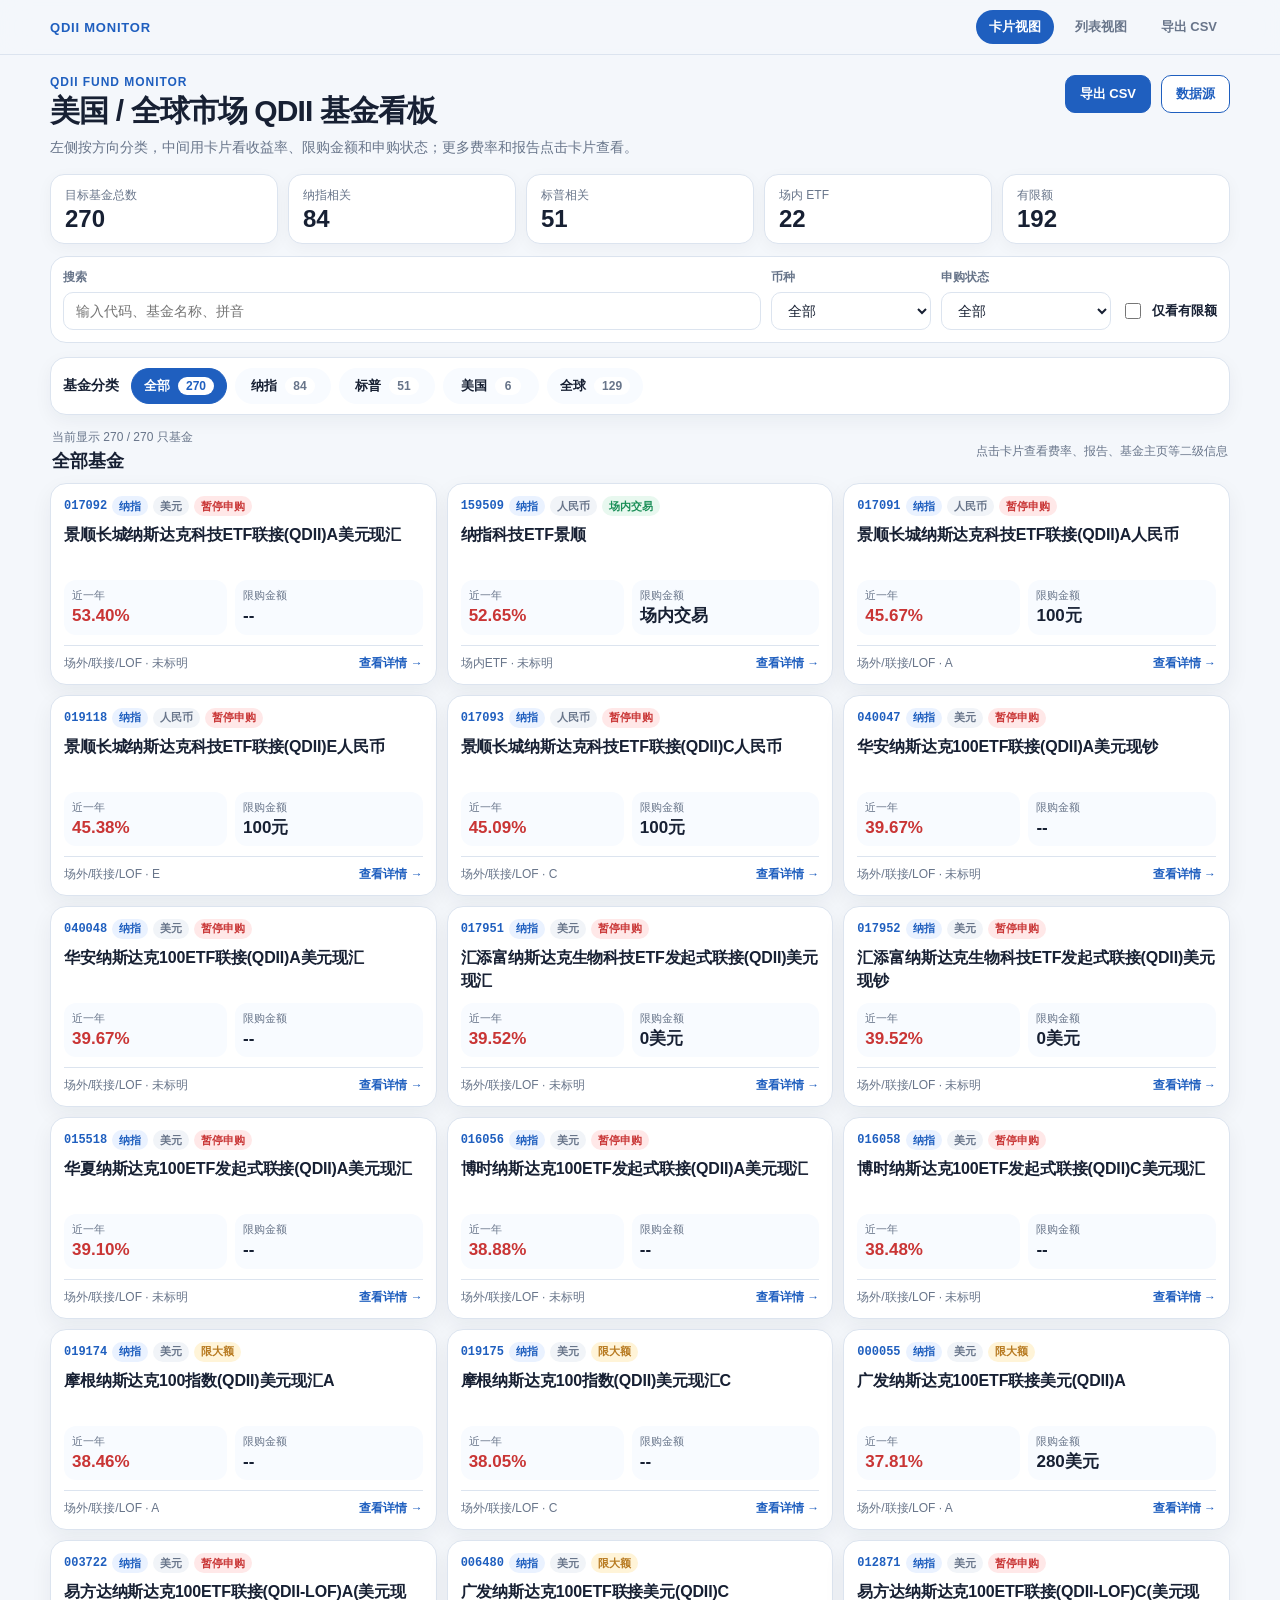
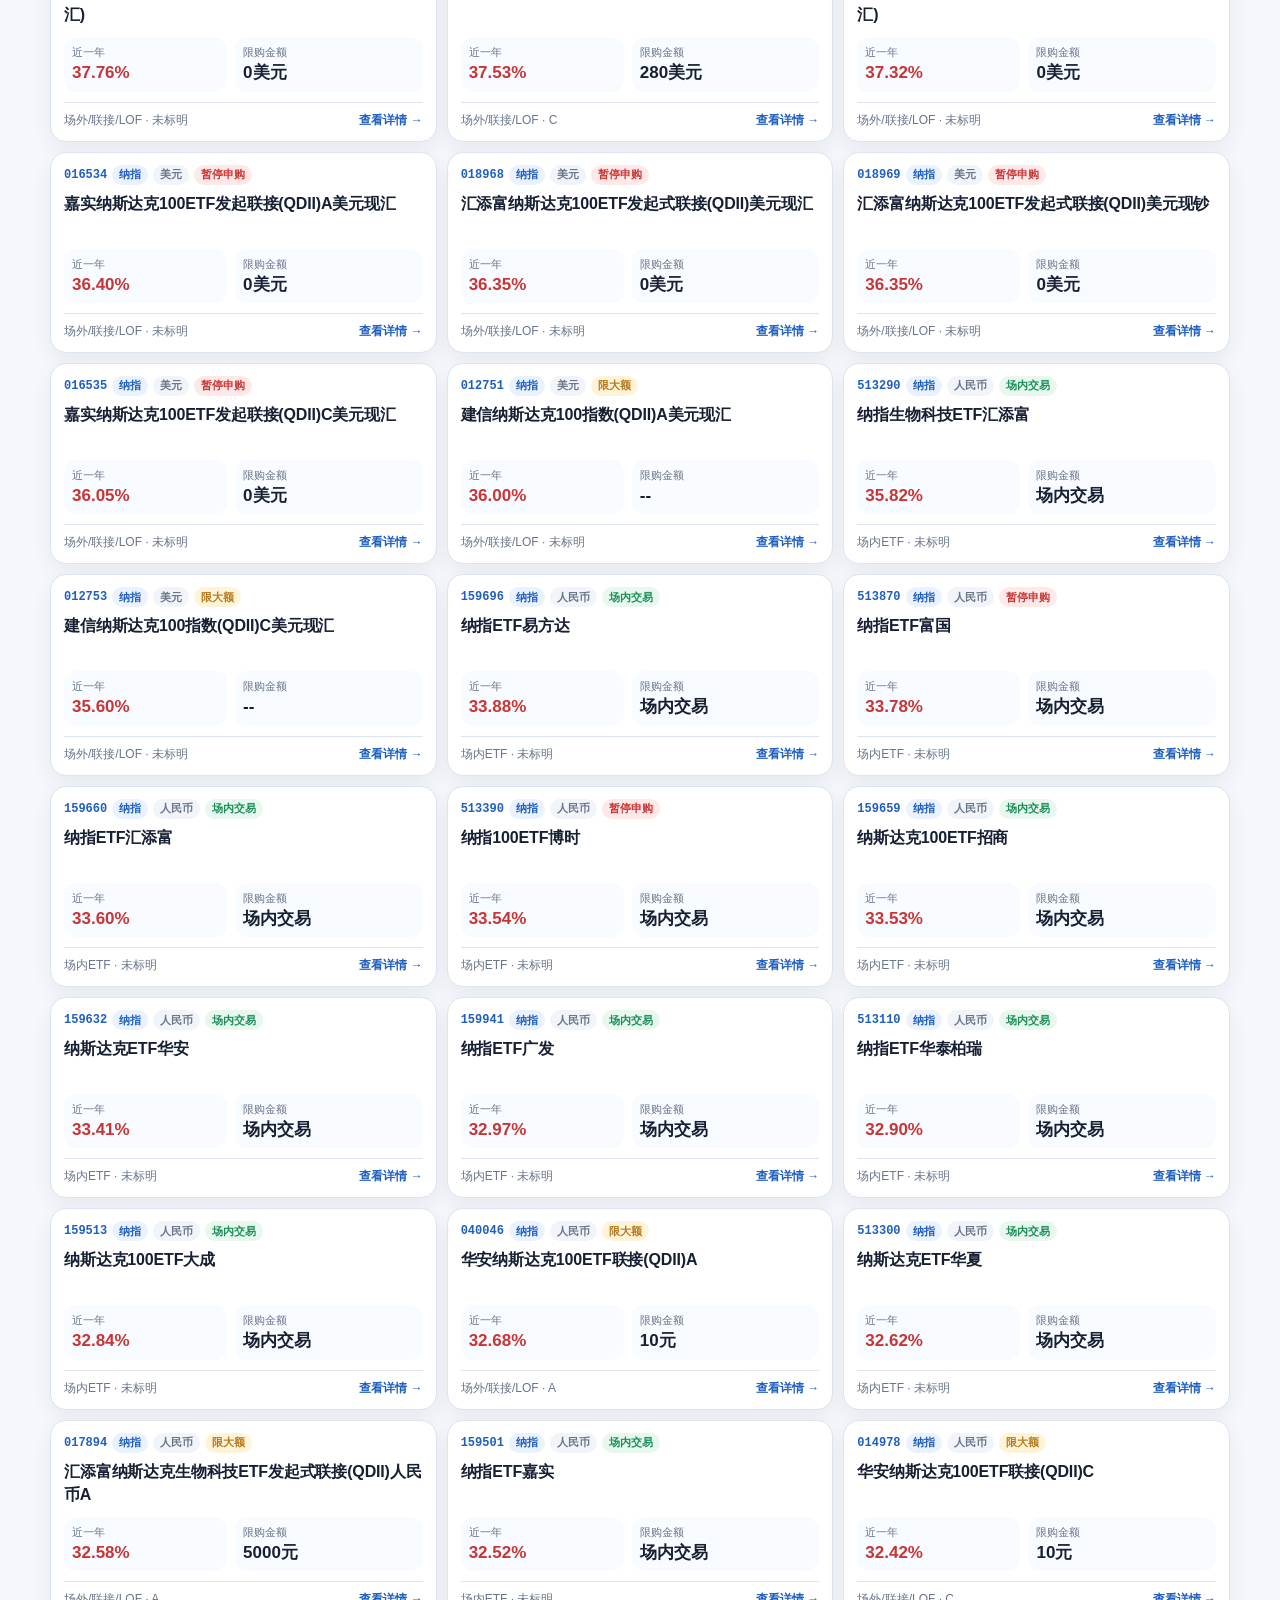
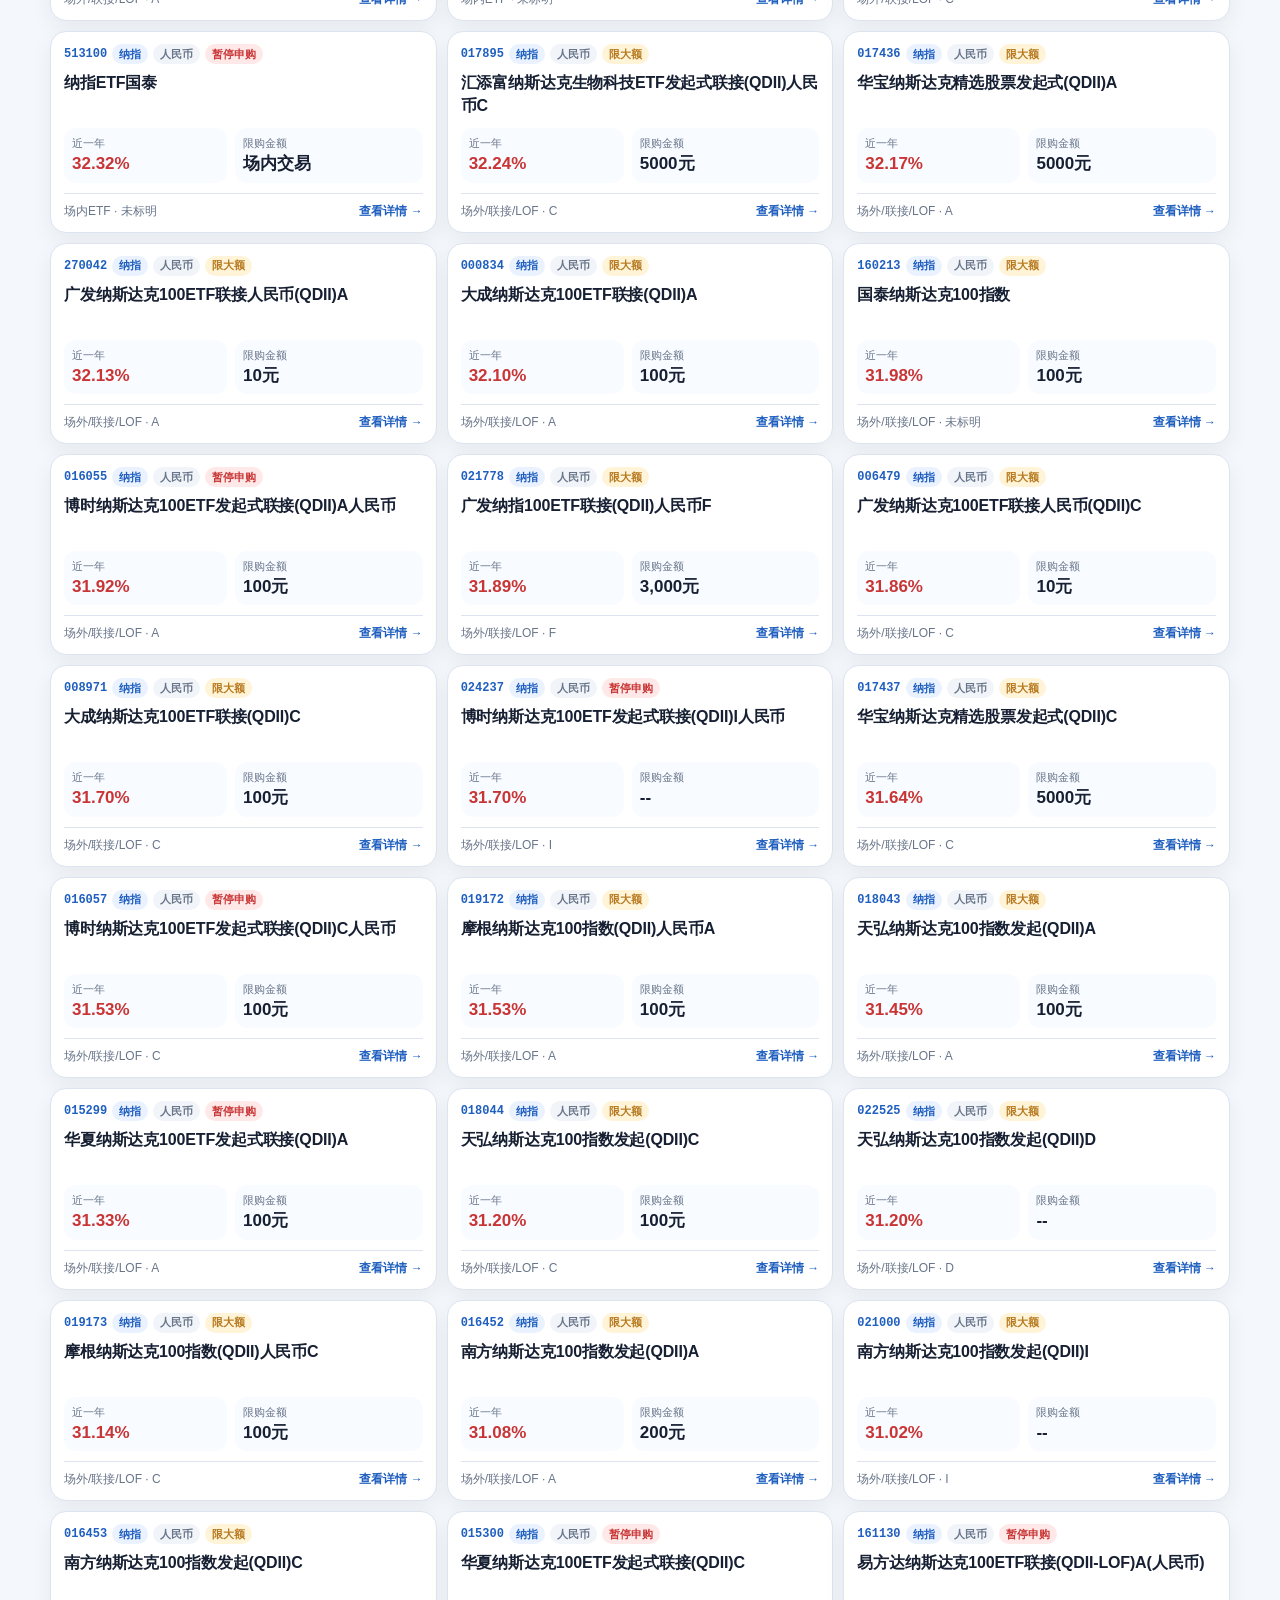
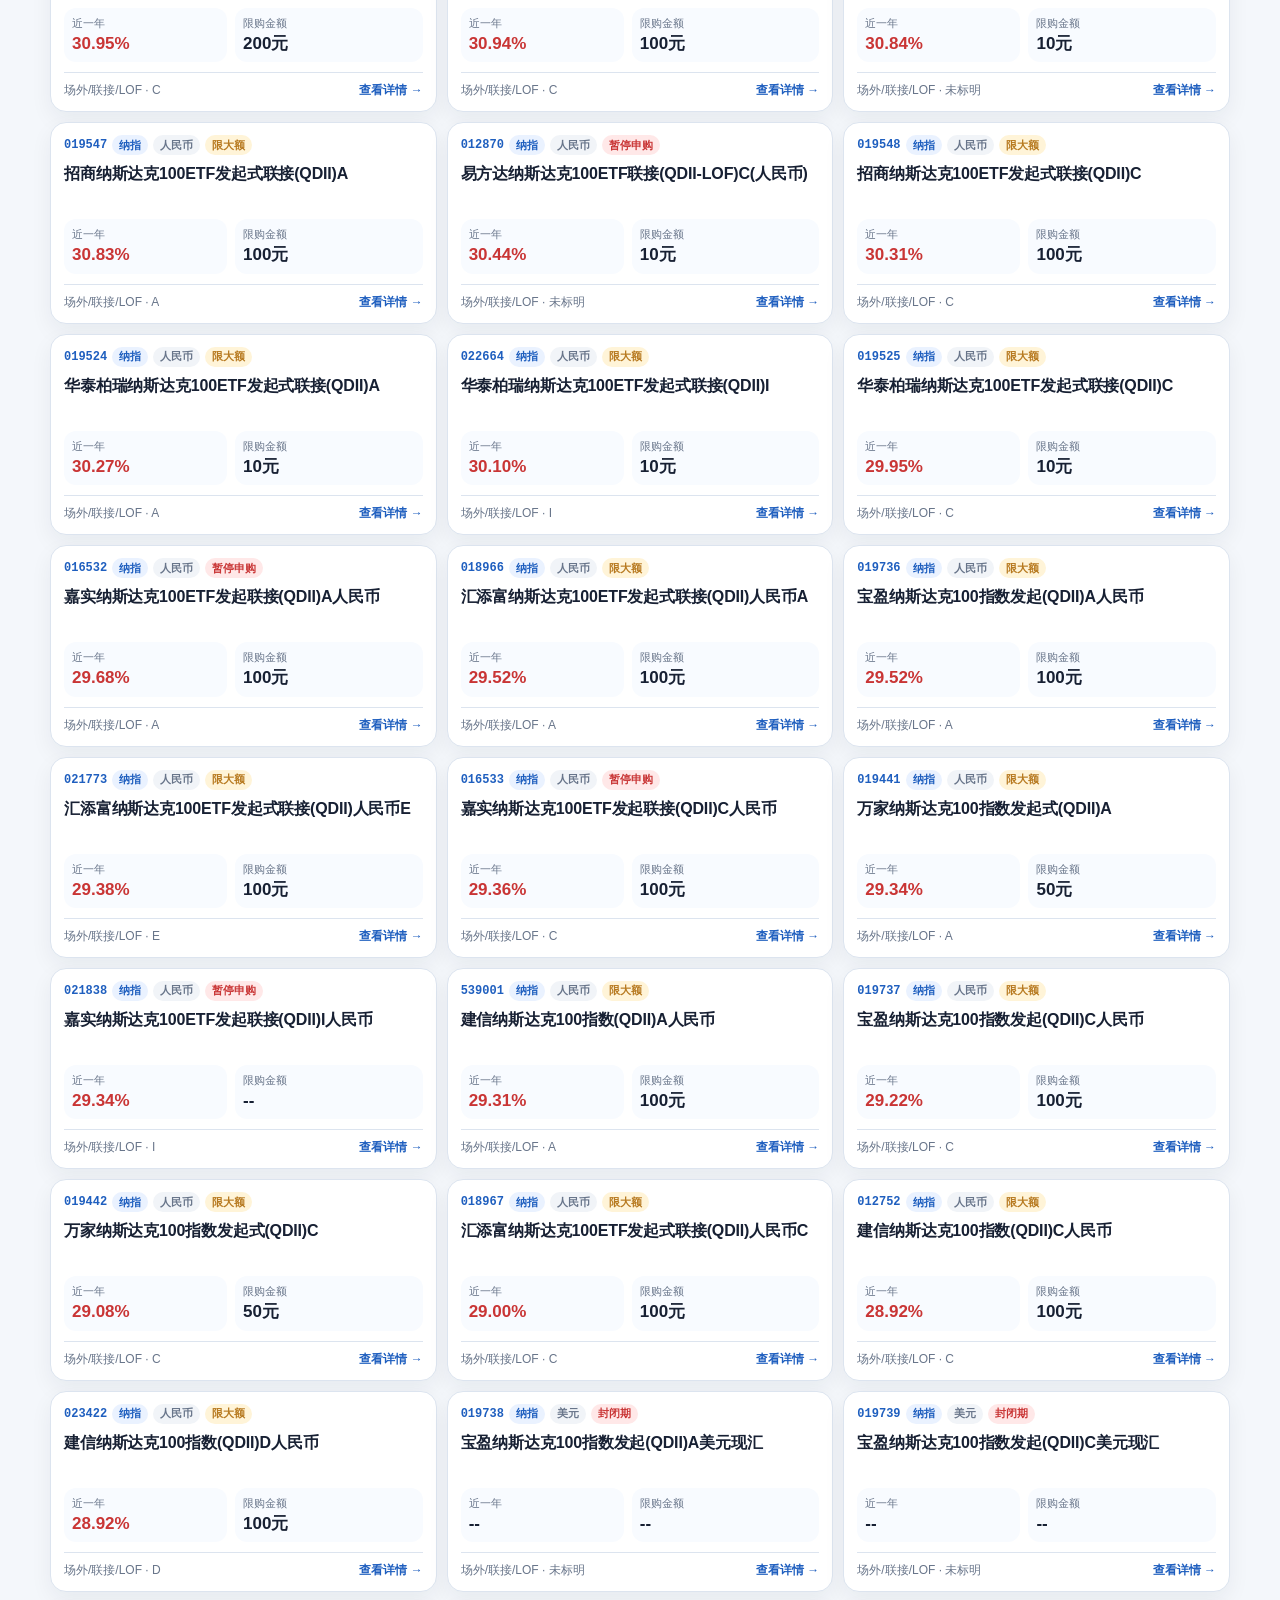
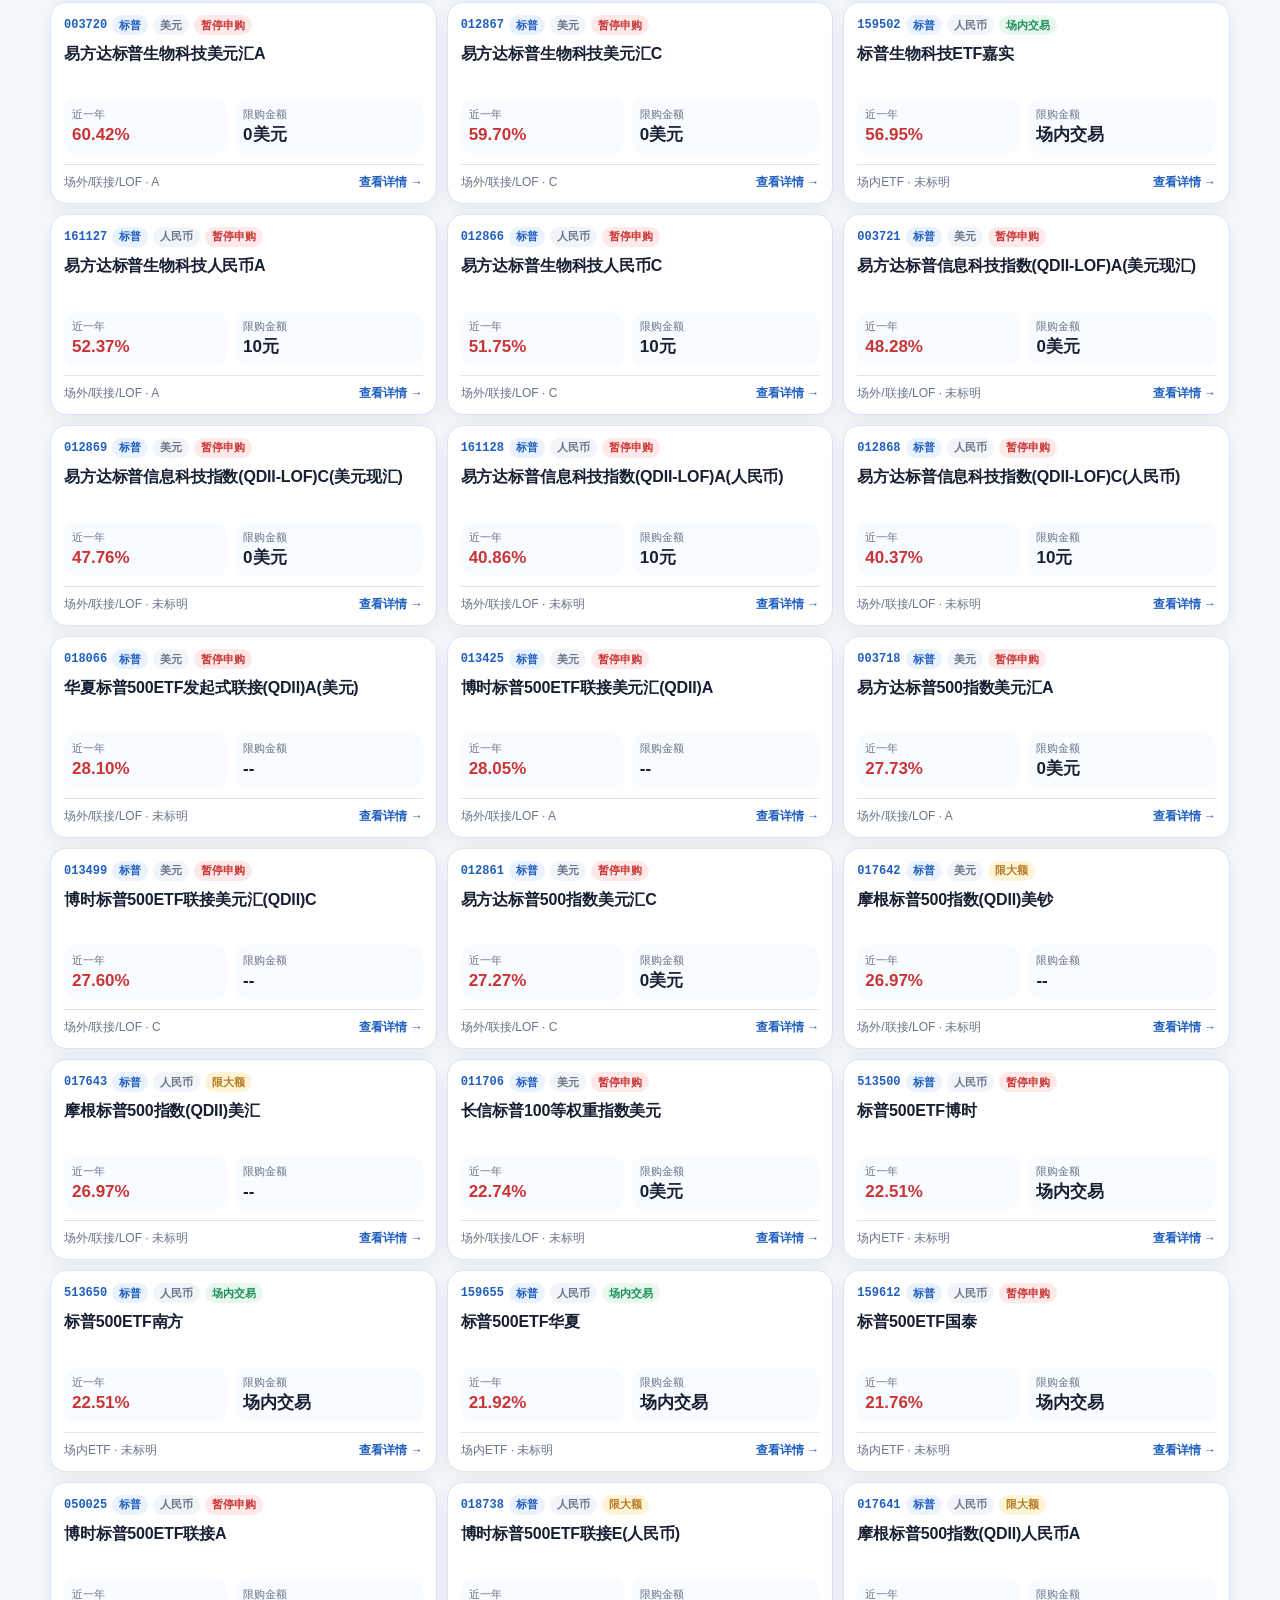
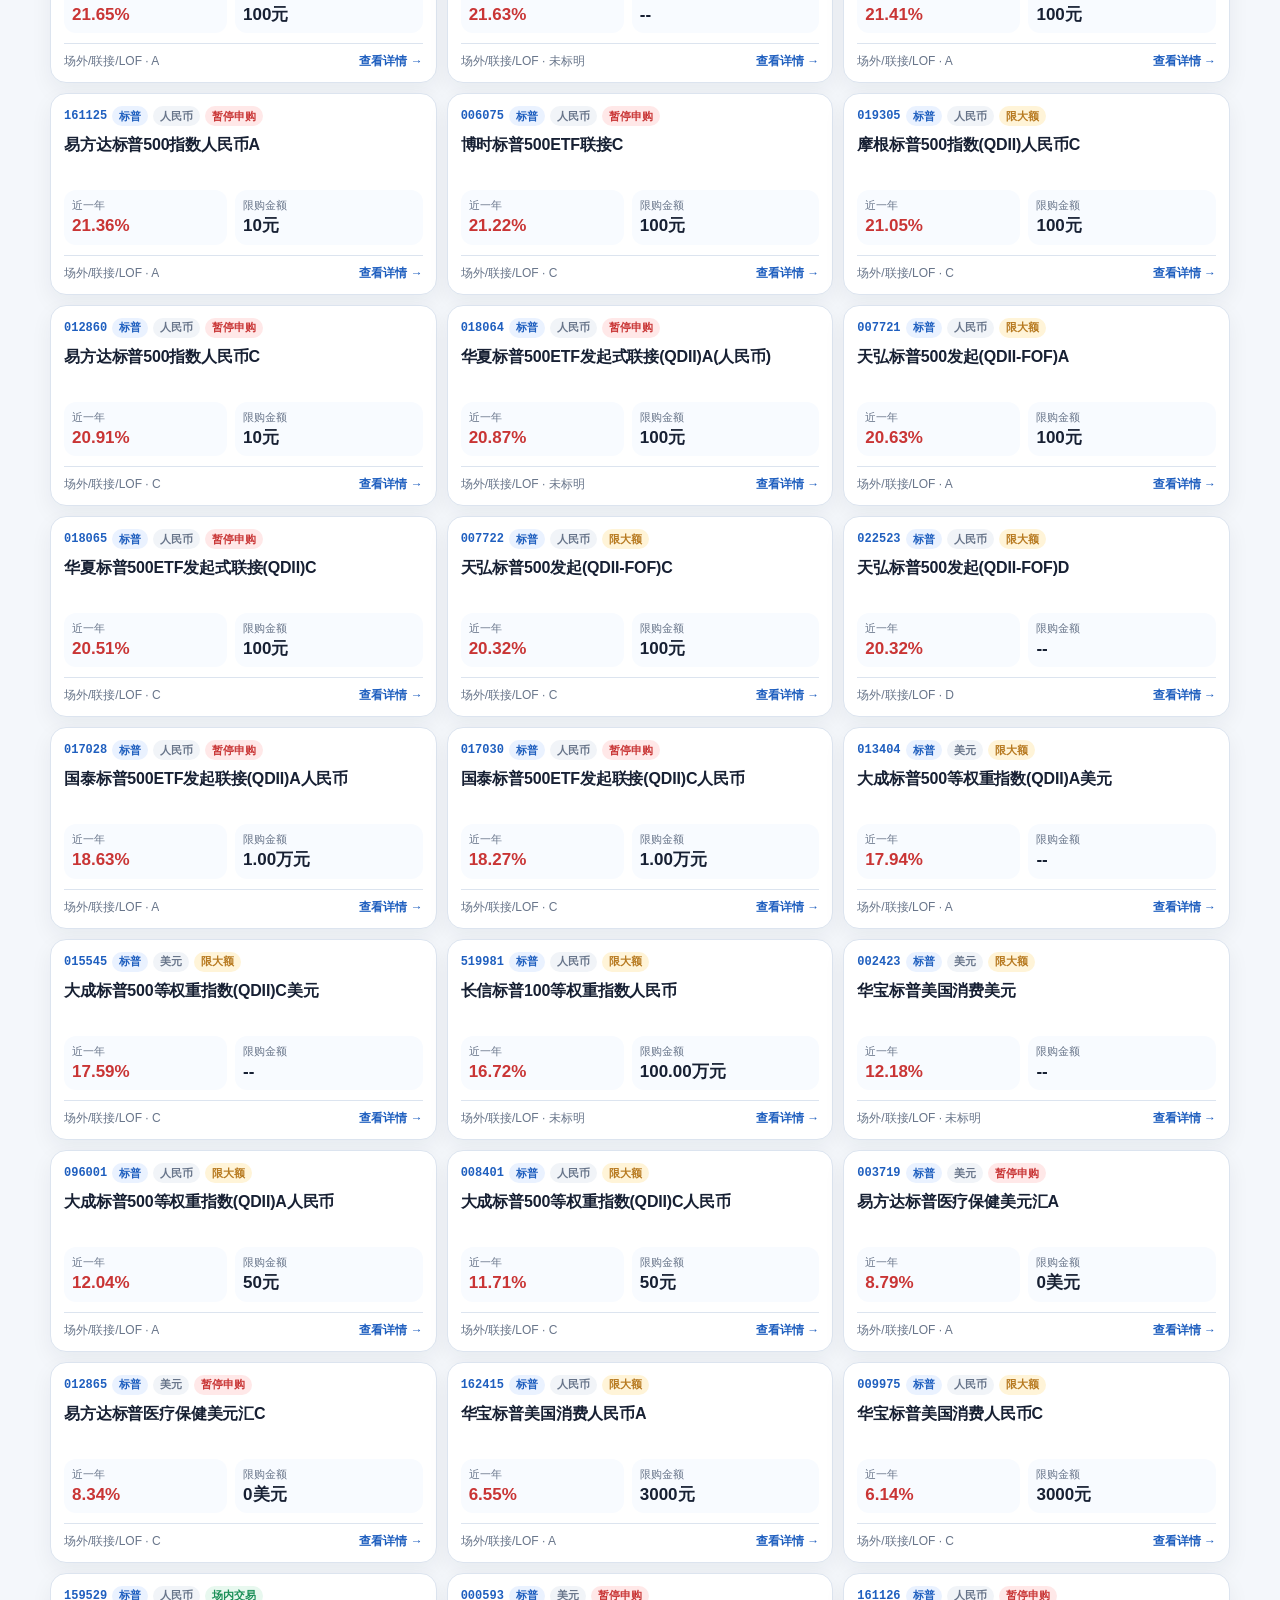
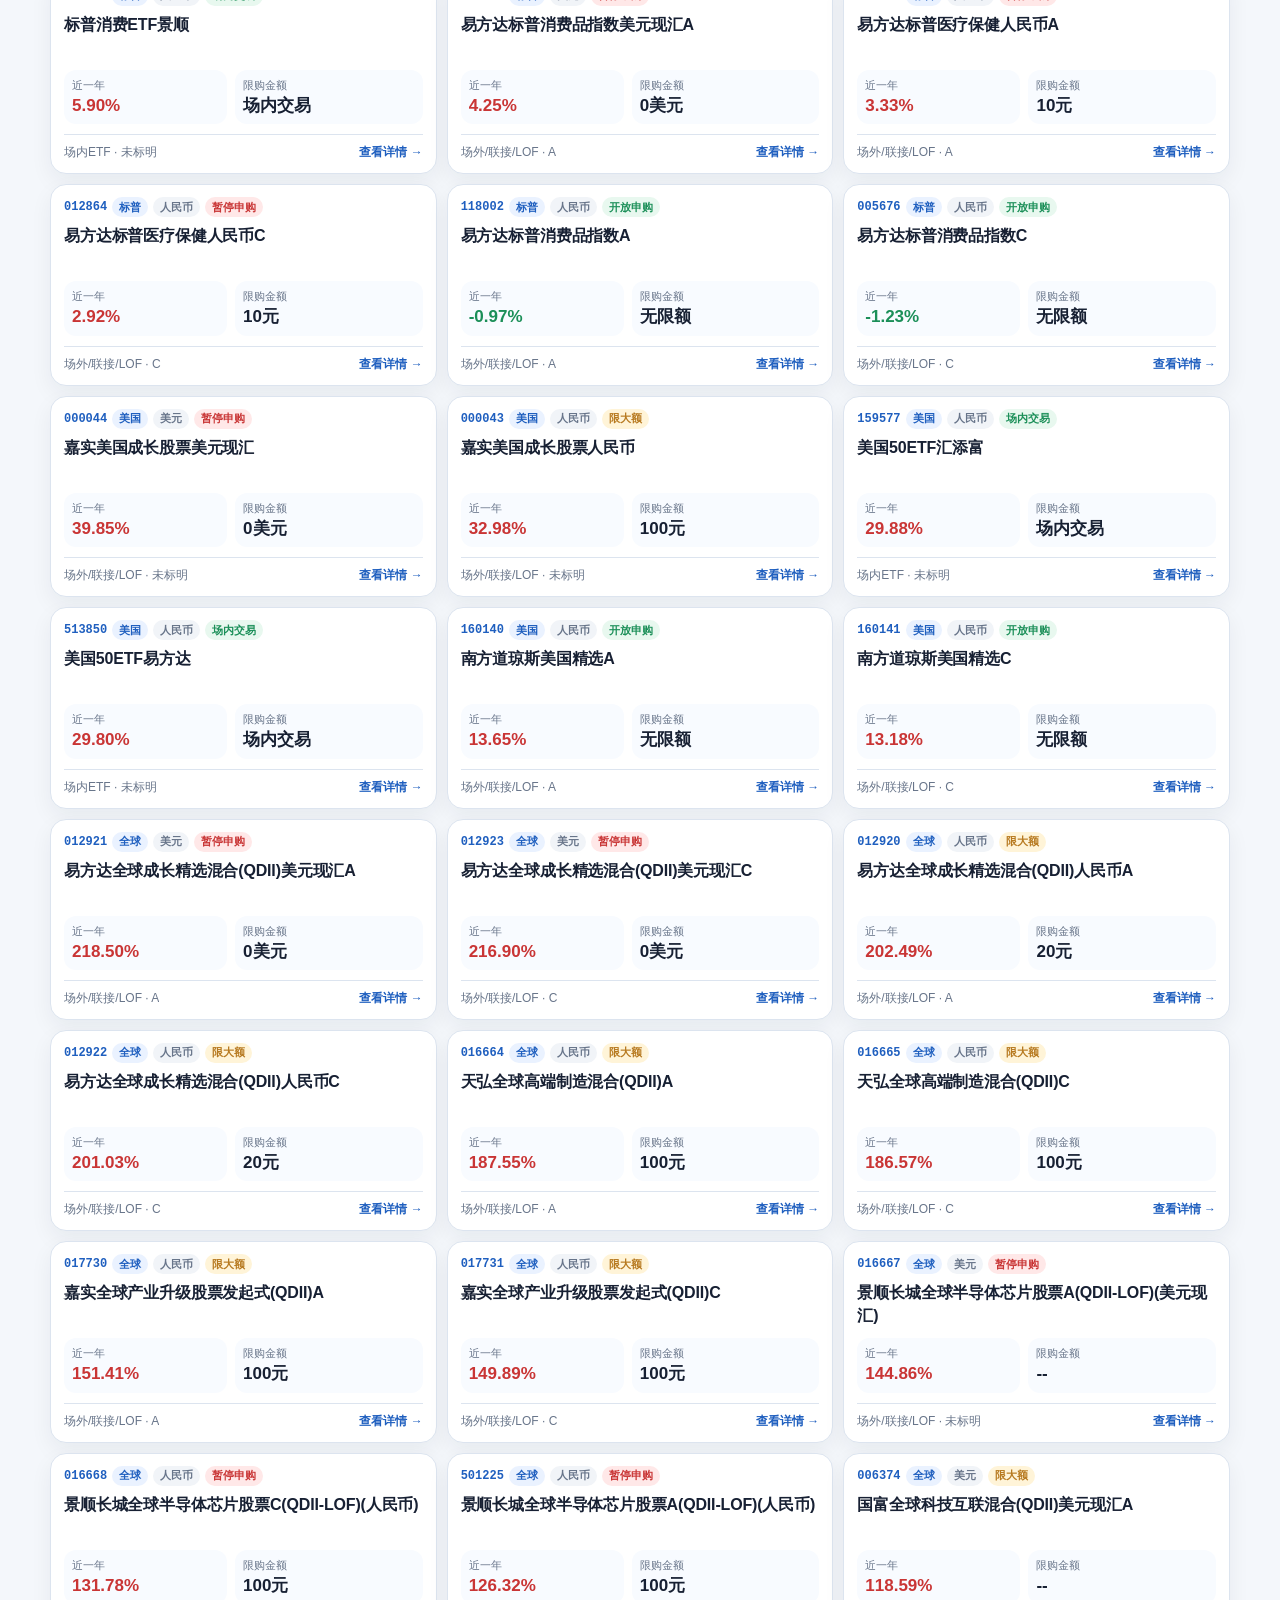
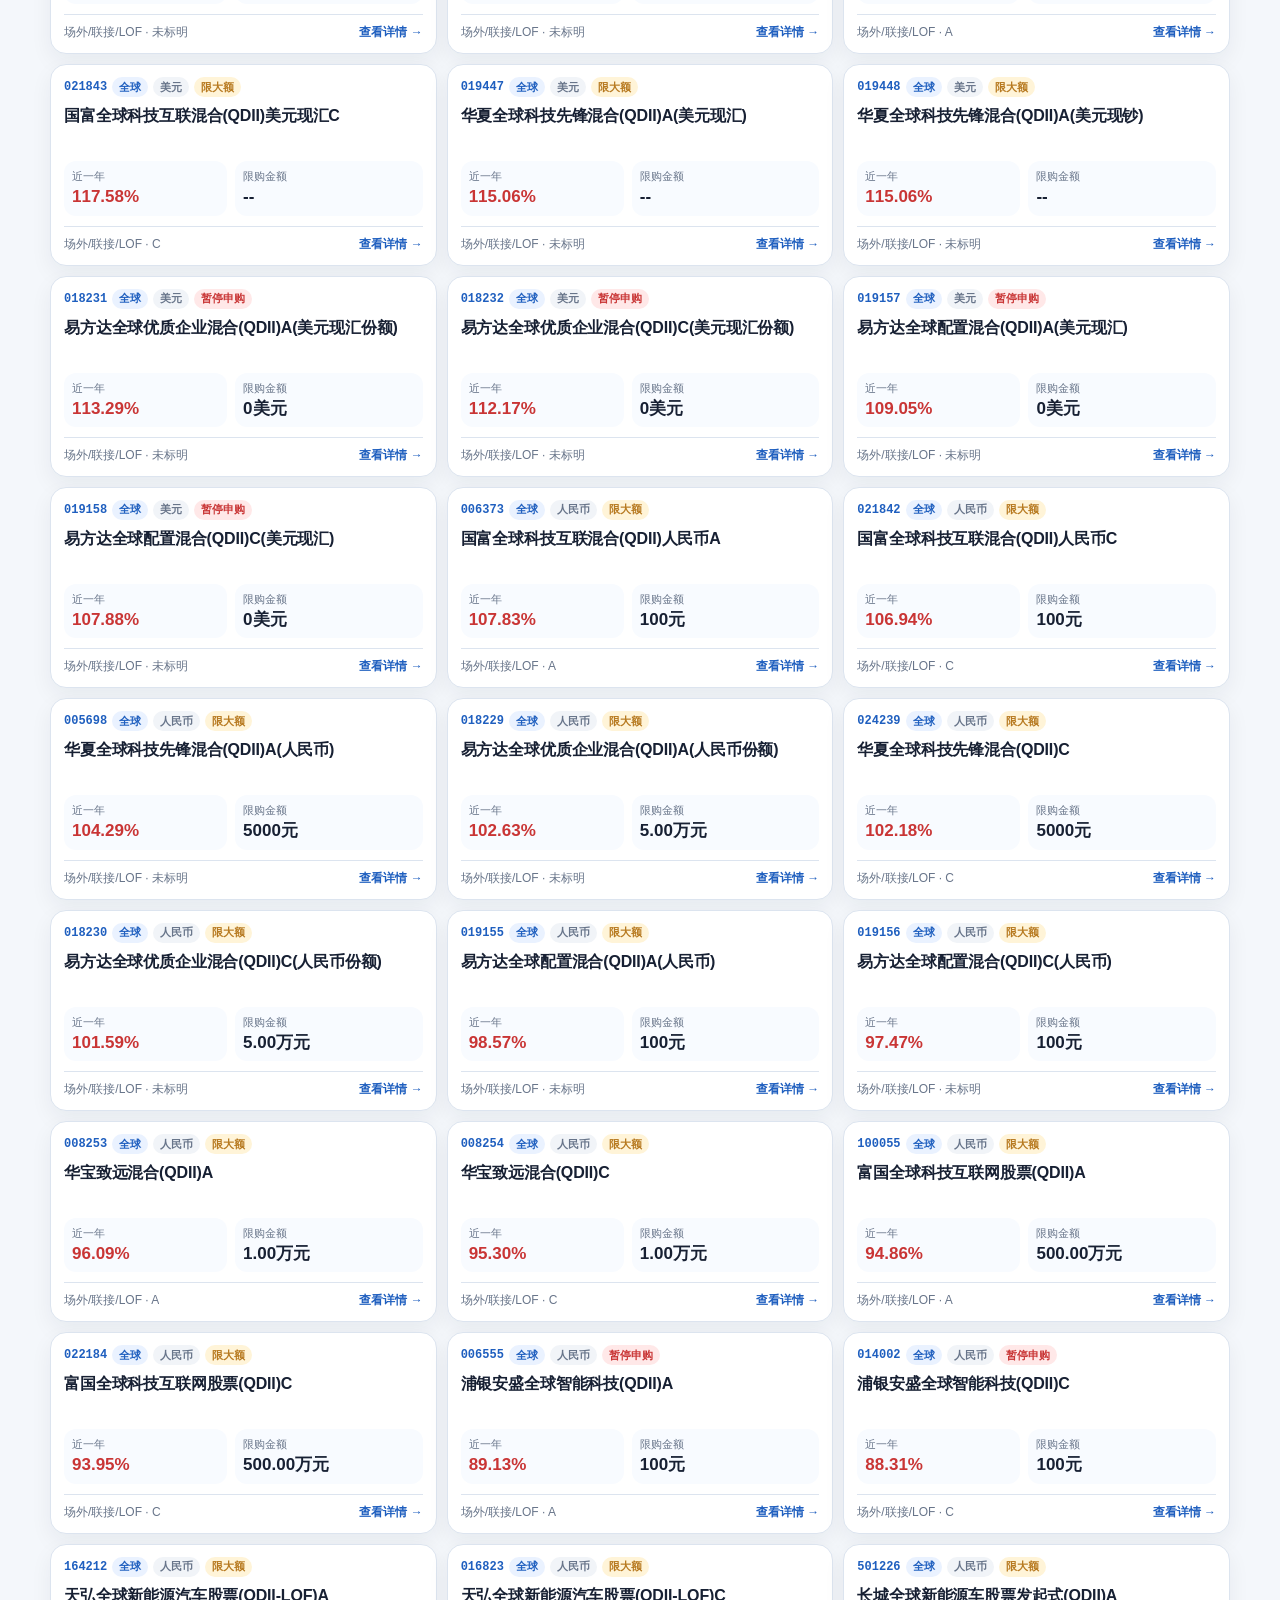
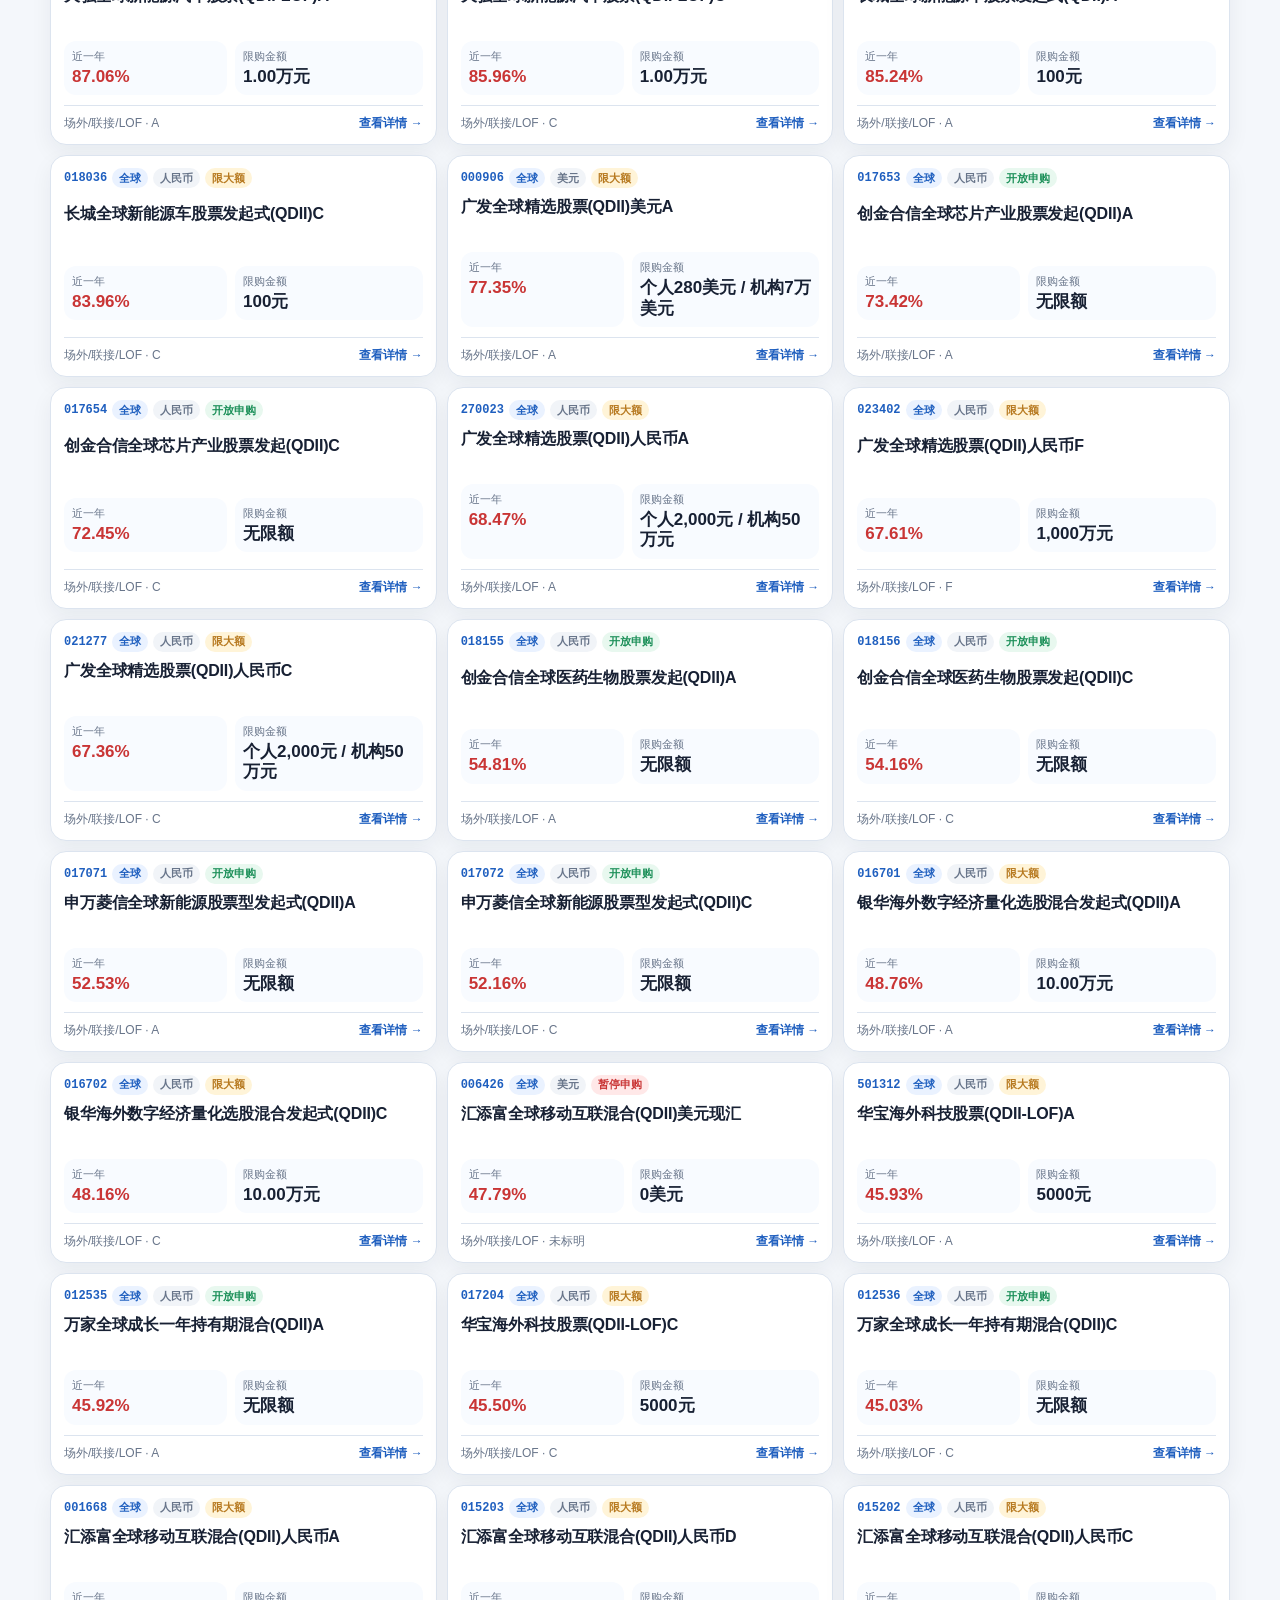
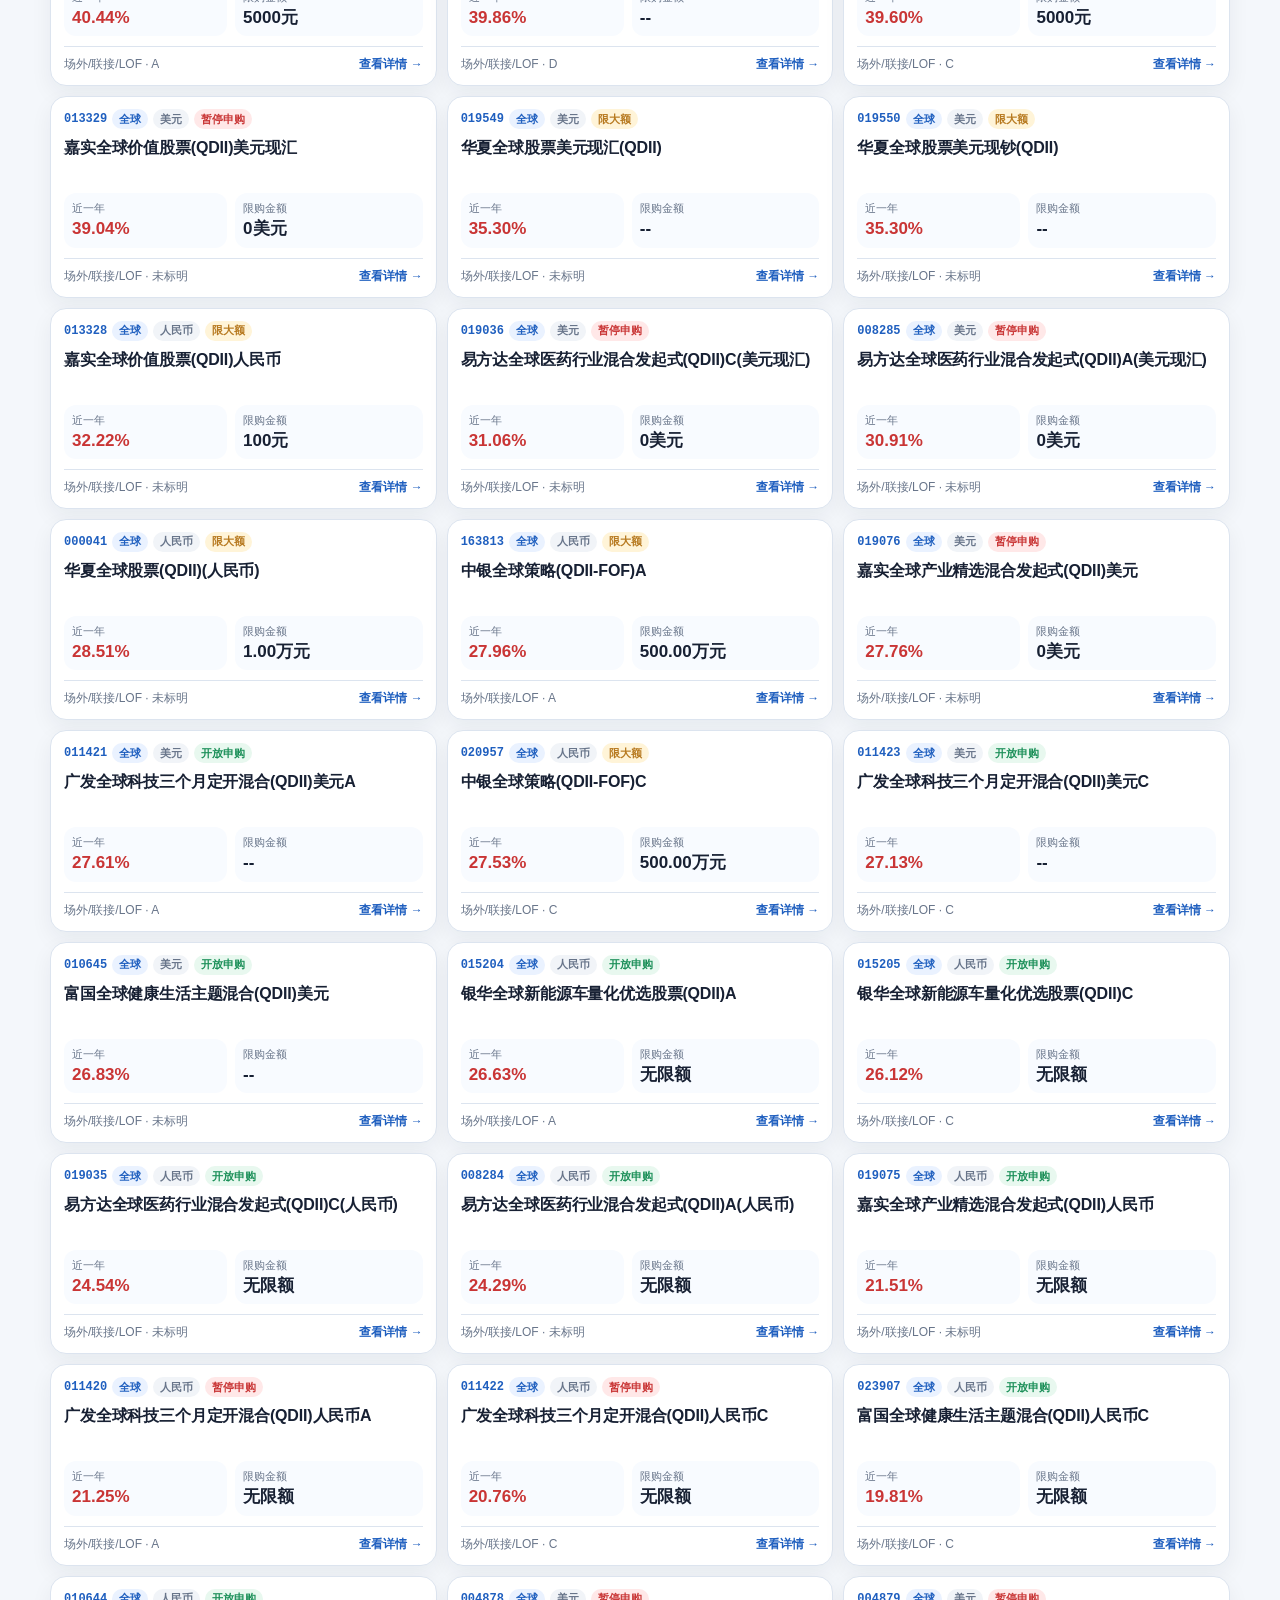
<file: index.html>
<!doctype html>
<html lang="zh-CN">
  <head>
    <meta charset="utf-8" />
    <meta name="viewport" content="width=device-width, initial-scale=1" />
    <meta http-equiv="Cache-Control" content="no-cache, no-store, must-revalidate" />
    <meta http-equiv="Pragma" content="no-cache" />
    <meta http-equiv="Expires" content="0" />
    <title>美国 / 全球市场 QDII 基金卡片看板</title>
    <link rel="stylesheet" href="./styles.css" />
  </head>
  <body>
    <nav class="site-nav" aria-label="主菜单">
      <a class="brand-link" href="./index.html">QDII Monitor</a>
      <div class="nav-links">
        <a class="active" href="./index.html">卡片视图</a>
        <a href="./list.html">列表视图</a>
        <a href="./data/qdii-funds.csv">导出 CSV</a>
      </div>
    </nav>
    <main class="shell cards-shell">
      <header class="topbar compact-topbar">
        <div>
          <p class="eyebrow">QDII Fund Monitor</p>
          <h1>美国 / 全球市场 QDII 基金看板</h1>
          <p class="subtitle">左侧按方向分类，中间用卡片看收益率、限购金额和申购状态；更多费率和报告点击卡片查看。</p>
        </div>
        <div class="actions">
          <a class="button" href="./data/qdii-funds.csv">导出 CSV</a>
          <a class="button muted" href="https://fund.eastmoney.com/data/fundranking.html" target="_blank" rel="noreferrer">数据源</a>
        </div>
      </header>

      <section class="summary cards-summary" aria-label="统计概览">
        <div class="metric">
          <span>目标基金总数</span>
          <strong id="countAll">--</strong>
        </div>
        <div class="metric">
          <span>纳指相关</span>
          <strong id="countNasdaq">--</strong>
        </div>
        <div class="metric">
          <span>标普相关</span>
          <strong id="countSp">--</strong>
        </div>
        <div class="metric">
          <span>场内 ETF</span>
          <strong id="countEtf">--</strong>
        </div>
        <div class="metric">
          <span>有限额</span>
          <strong id="countLimited">--</strong>
        </div>
      </section>

      <section class="card-controls" aria-label="筛选">
        <label class="search card-search">
          <span>搜索</span>
          <input id="searchInput" type="search" placeholder="输入代码、基金名称、拼音" />
        </label>
        <label>
          <span>币种</span>
          <select id="currencyFilter"><option value="">全部</option></select>
        </label>
        <label>
          <span>申购状态</span>
          <select id="statusFilter"><option value="">全部</option></select>
        </label>
        <label class="toggle card-toggle">
          <input id="limitOnly" type="checkbox" />
          <span>仅看有限额</span>
        </label>
      </section>

      <section class="cards-layout" aria-label="基金卡片列表">
        <aside class="category-panel">
          <div class="category-title">基金分类</div>
          <div id="categoryList" class="category-list"></div>
        </aside>

        <section class="cards-main">
          <div class="cards-head">
            <div>
              <p id="resultCount">--</p>
              <strong id="activeCategoryTitle">全部基金</strong>
            </div>
            <span>点击卡片查看费率、报告、基金主页等二级信息</span>
          </div>
          <div id="fundCards" class="fund-cards"></div>
        </section>
      </section>

      <footer class="site-footer cards-footer">
        <p id="meta" class="meta">正在读取数据...</p>
      </footer>
    </main>

    <script src="./app.js?v=20260526-card-top-category" type="module"></script>
  </body>
</html>
</file>
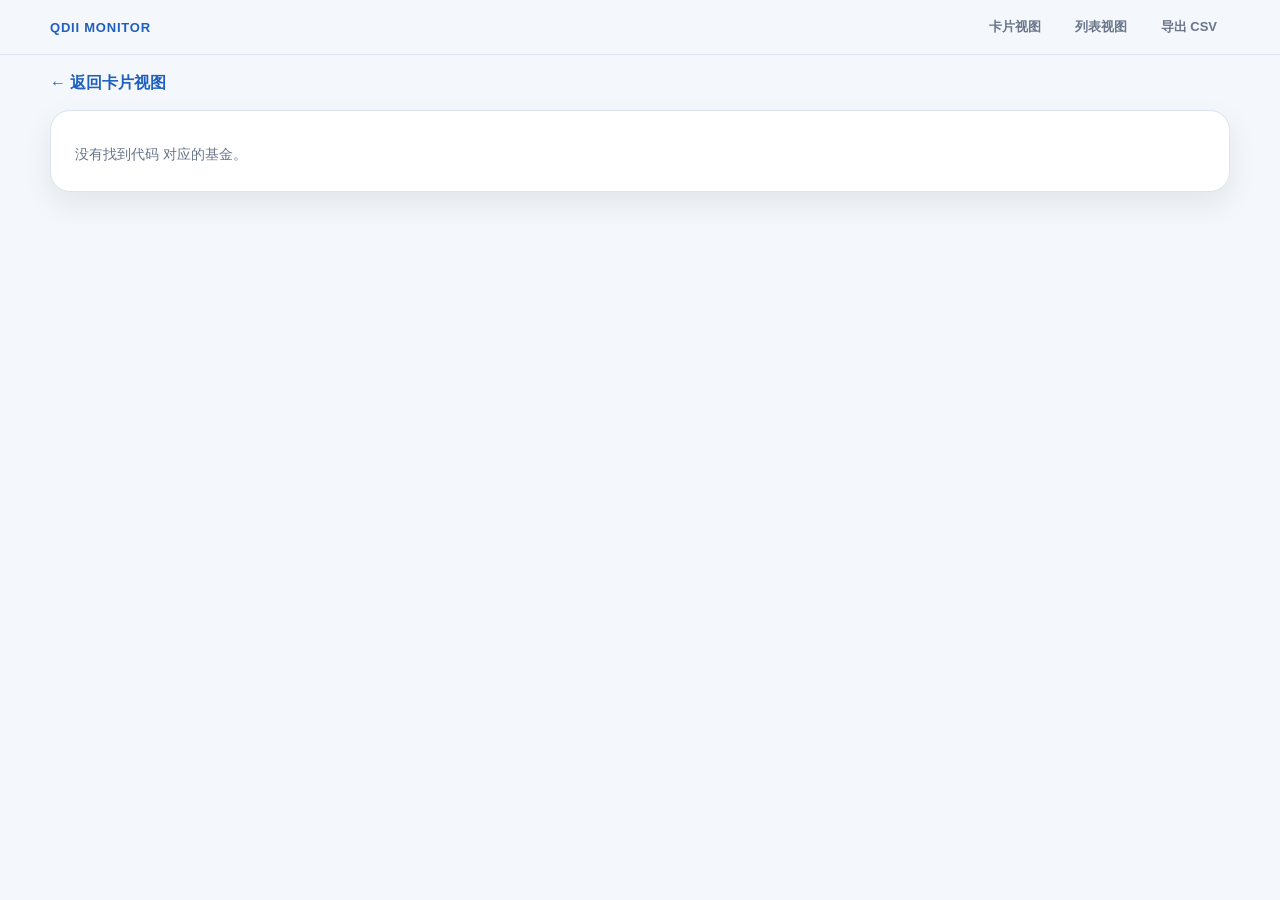
<file: detail.html>
<!doctype html>
<html lang="zh-CN">
  <head>
    <meta charset="utf-8" />
    <meta name="viewport" content="width=device-width, initial-scale=1" />
    <meta http-equiv="Cache-Control" content="no-cache, no-store, must-revalidate" />
    <meta http-equiv="Pragma" content="no-cache" />
    <meta http-equiv="Expires" content="0" />
    <title>QDII 基金详情</title>
    <link rel="stylesheet" href="./styles.css" />
  </head>
  <body>
    <nav class="site-nav" aria-label="主菜单">
      <a class="brand-link" href="./index.html">QDII Monitor</a>
      <div class="nav-links">
        <a href="./index.html">卡片视图</a>
        <a href="./list.html">列表视图</a>
        <a href="./data/qdii-funds.csv">导出 CSV</a>
      </div>
    </nav>
    <main class="shell">
      <a class="back-link" href="./index.html">← 返回卡片视图</a>
      <section id="detailPage" class="detail-page">
        <p class="meta">正在读取基金详情...</p>
      </section>
    </main>
    <script src="./detail.js?v=20260526-limit-fix" type="module"></script>
  </body>
</html>
</file>
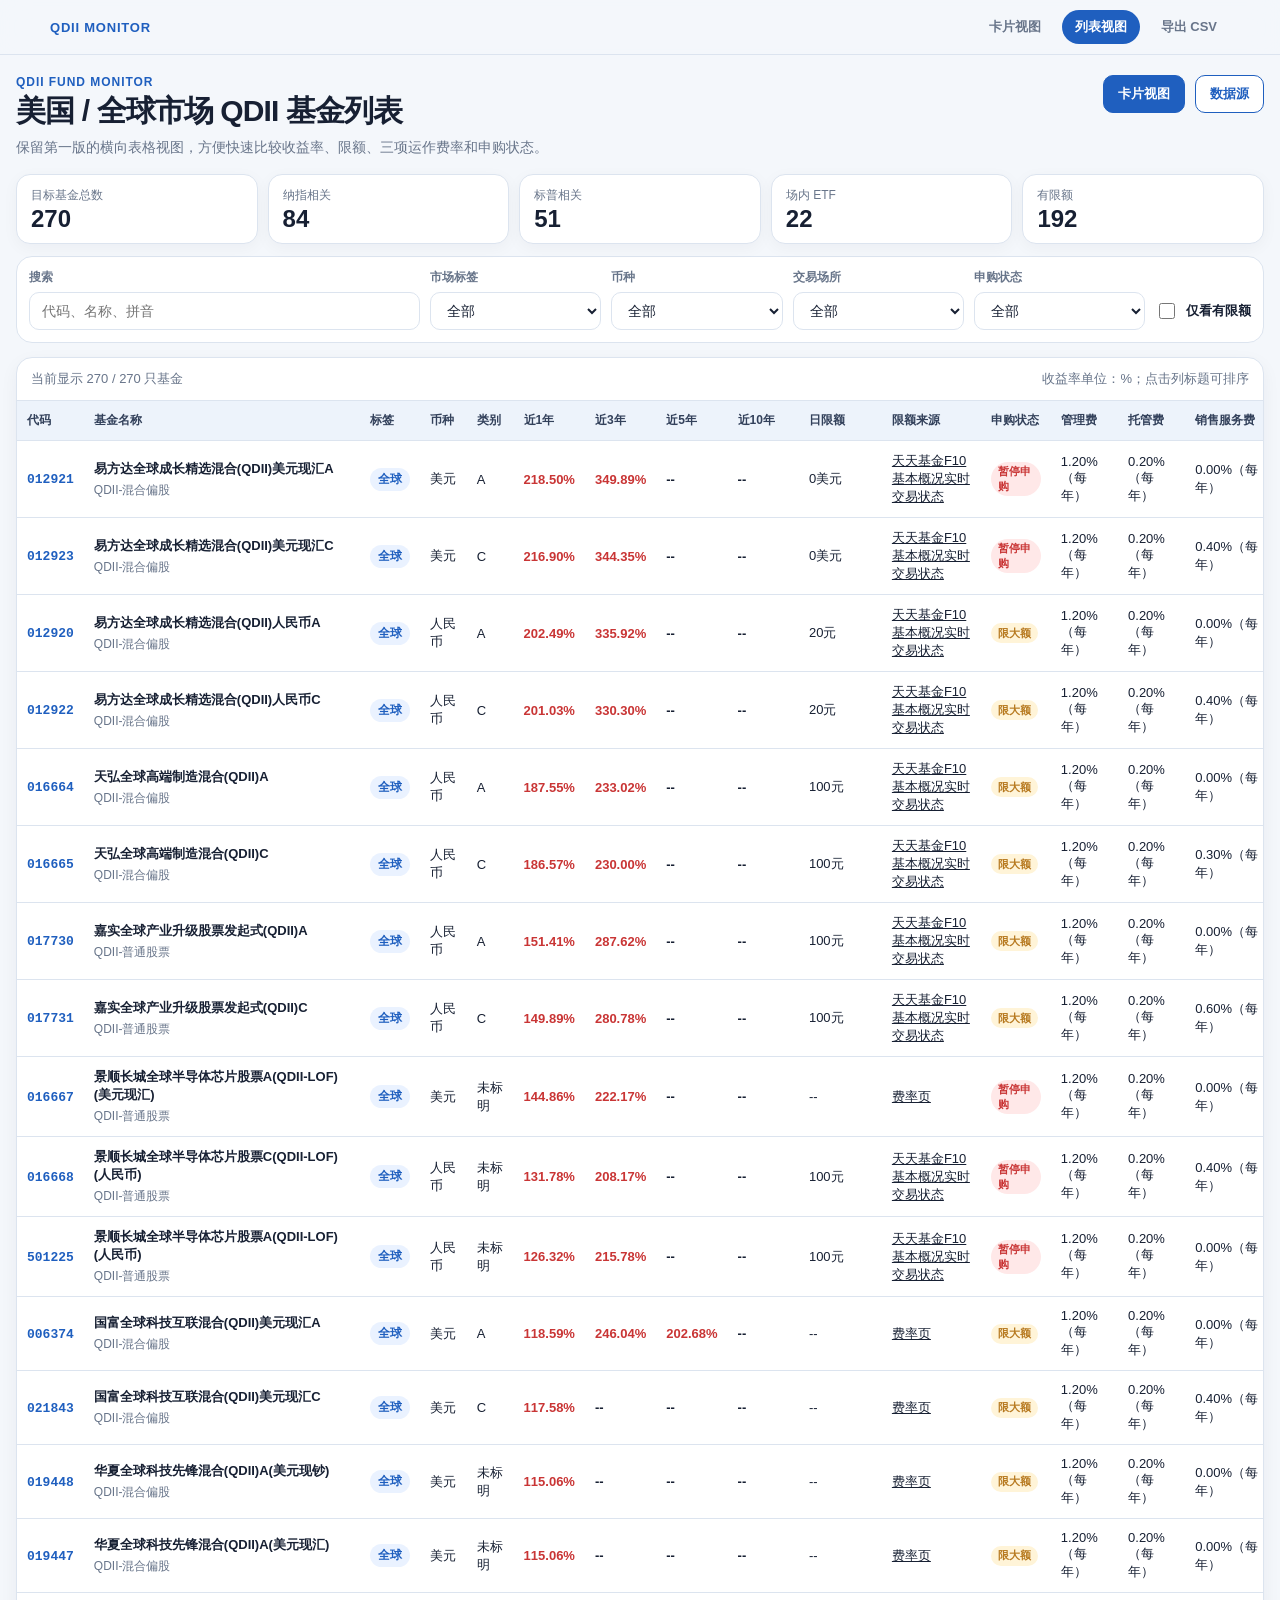
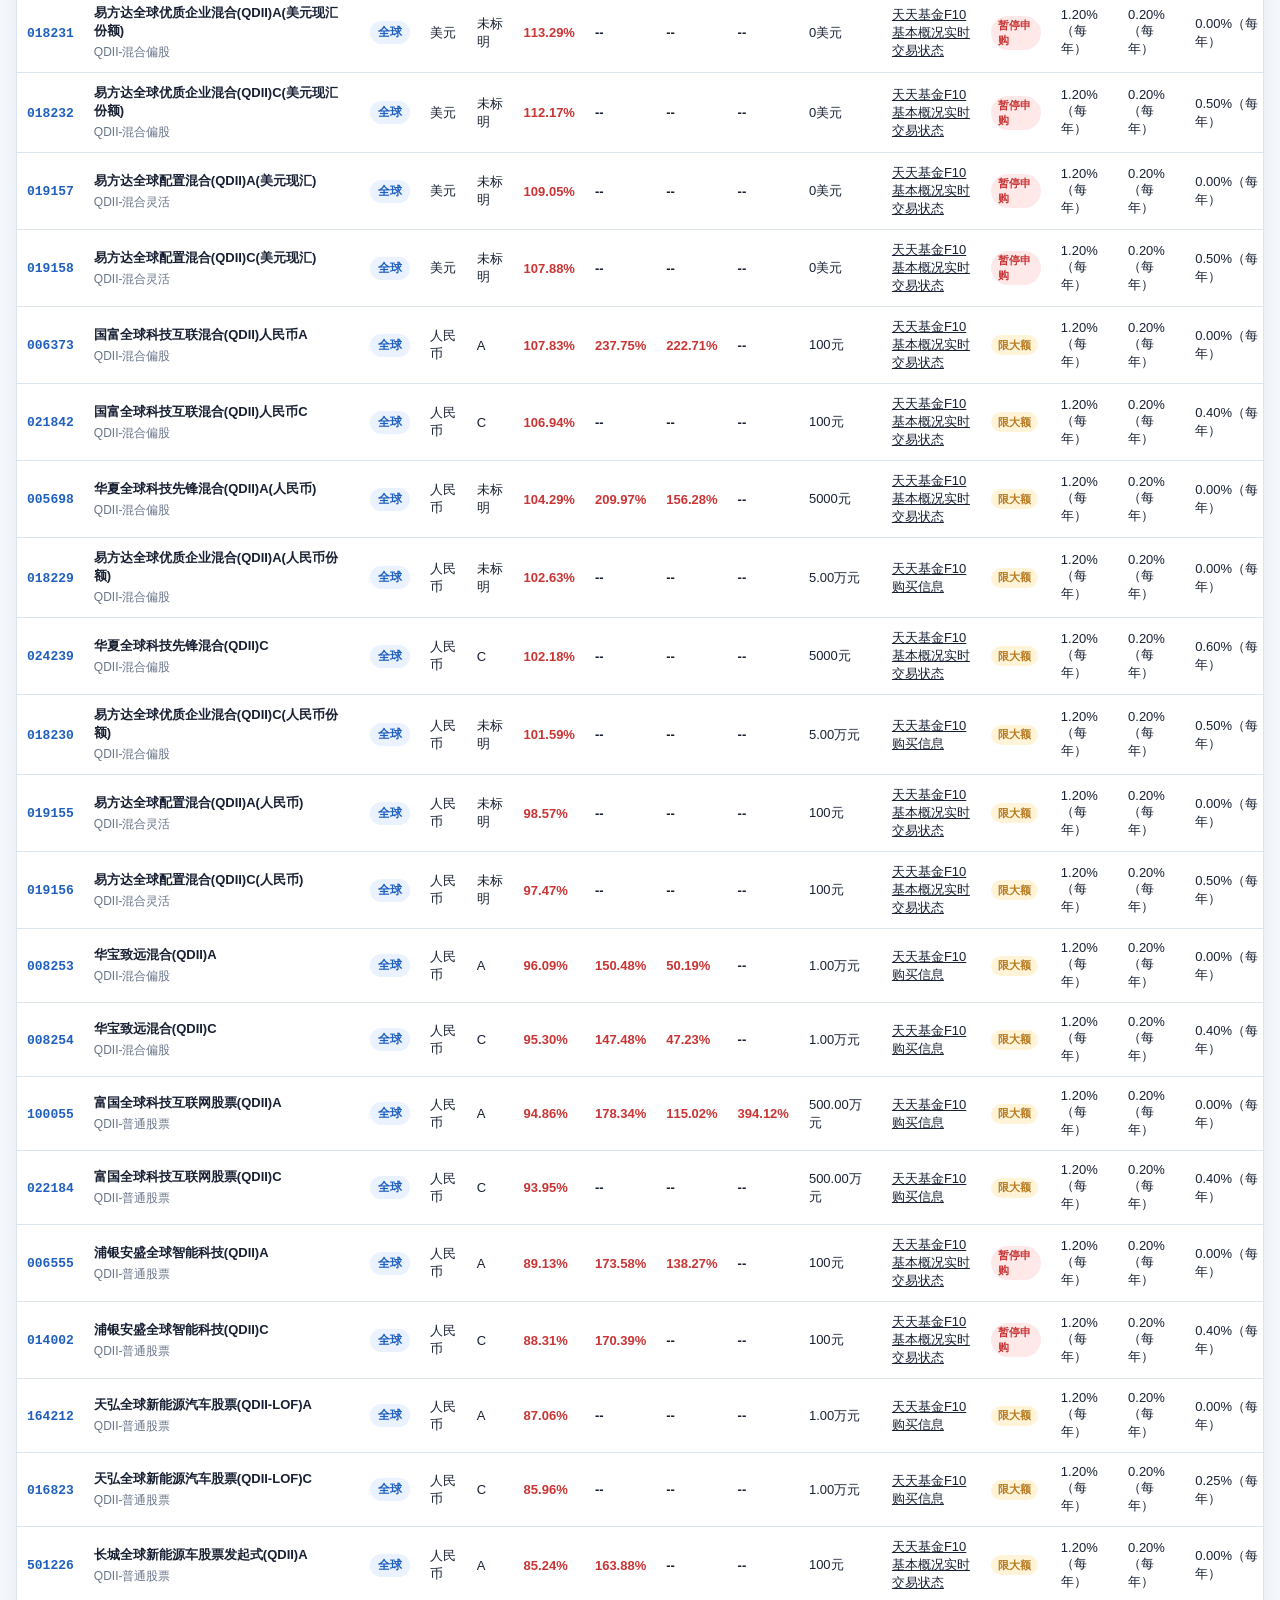
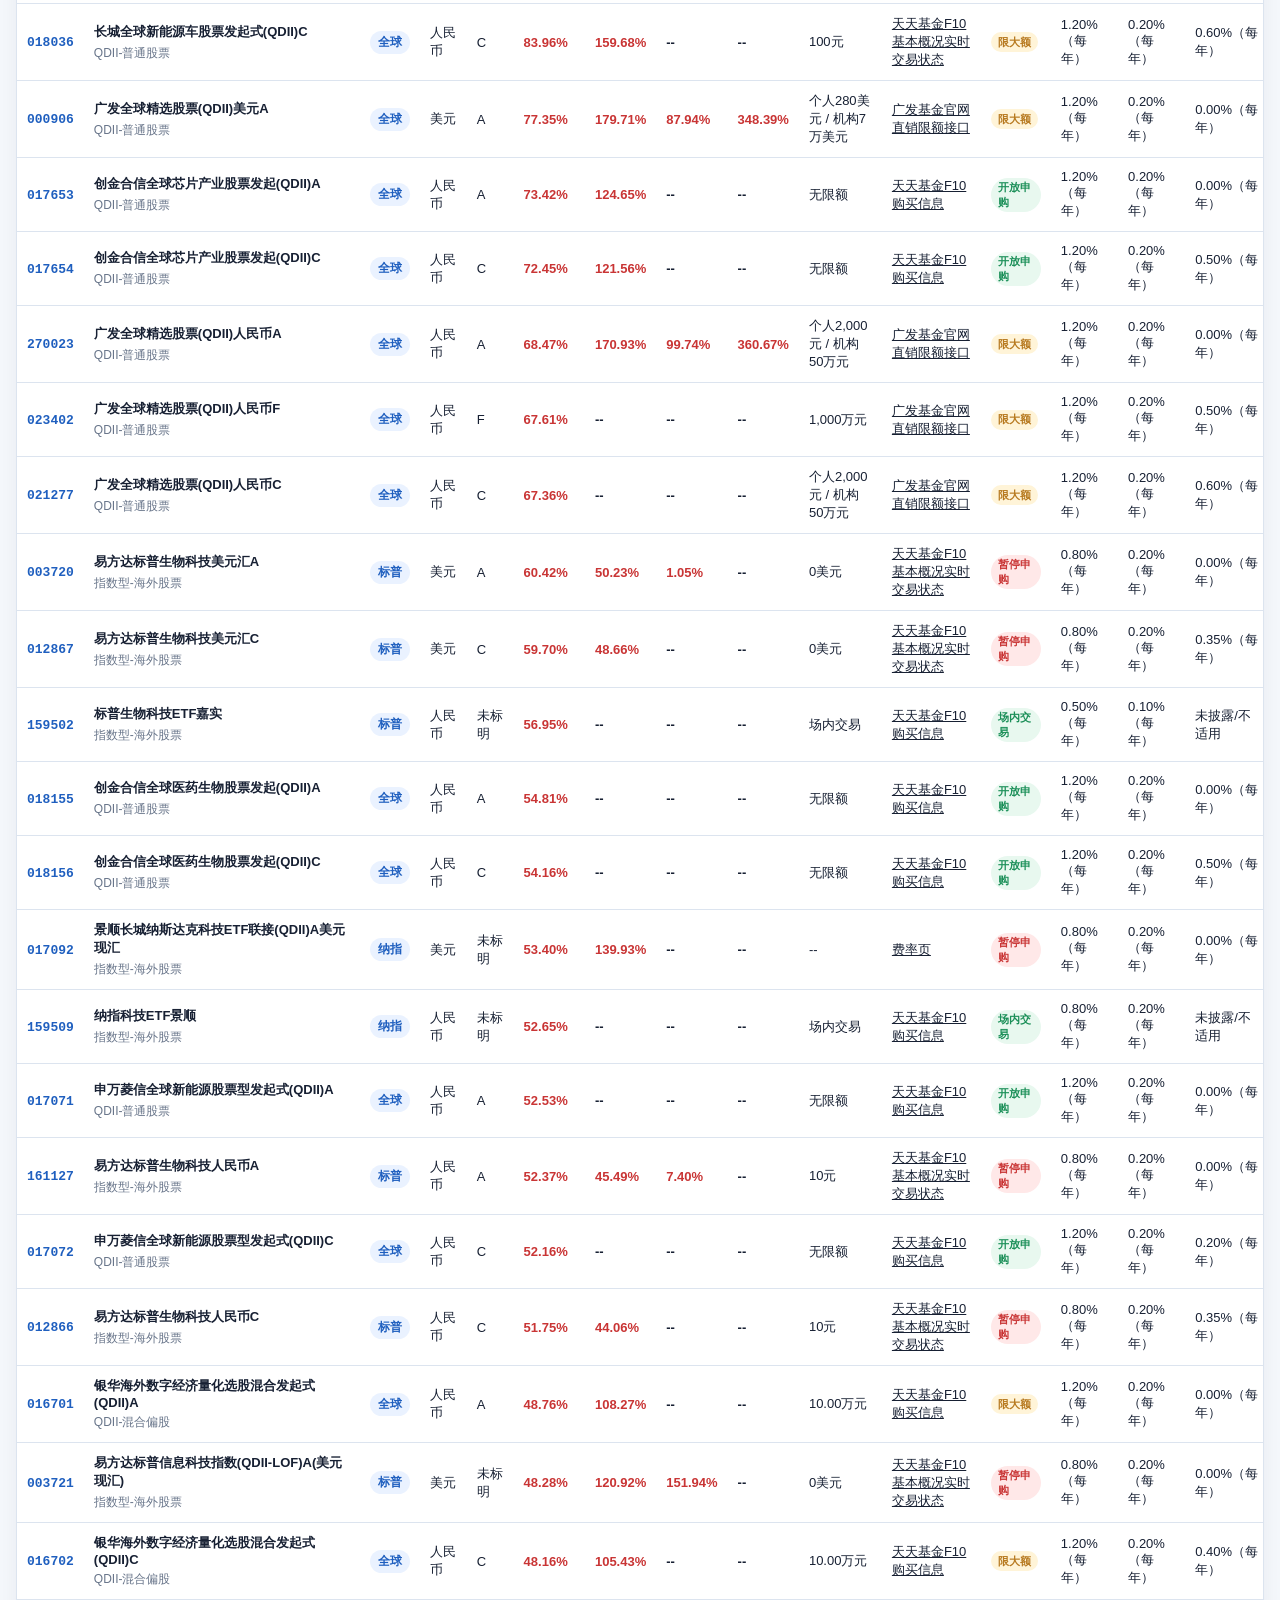
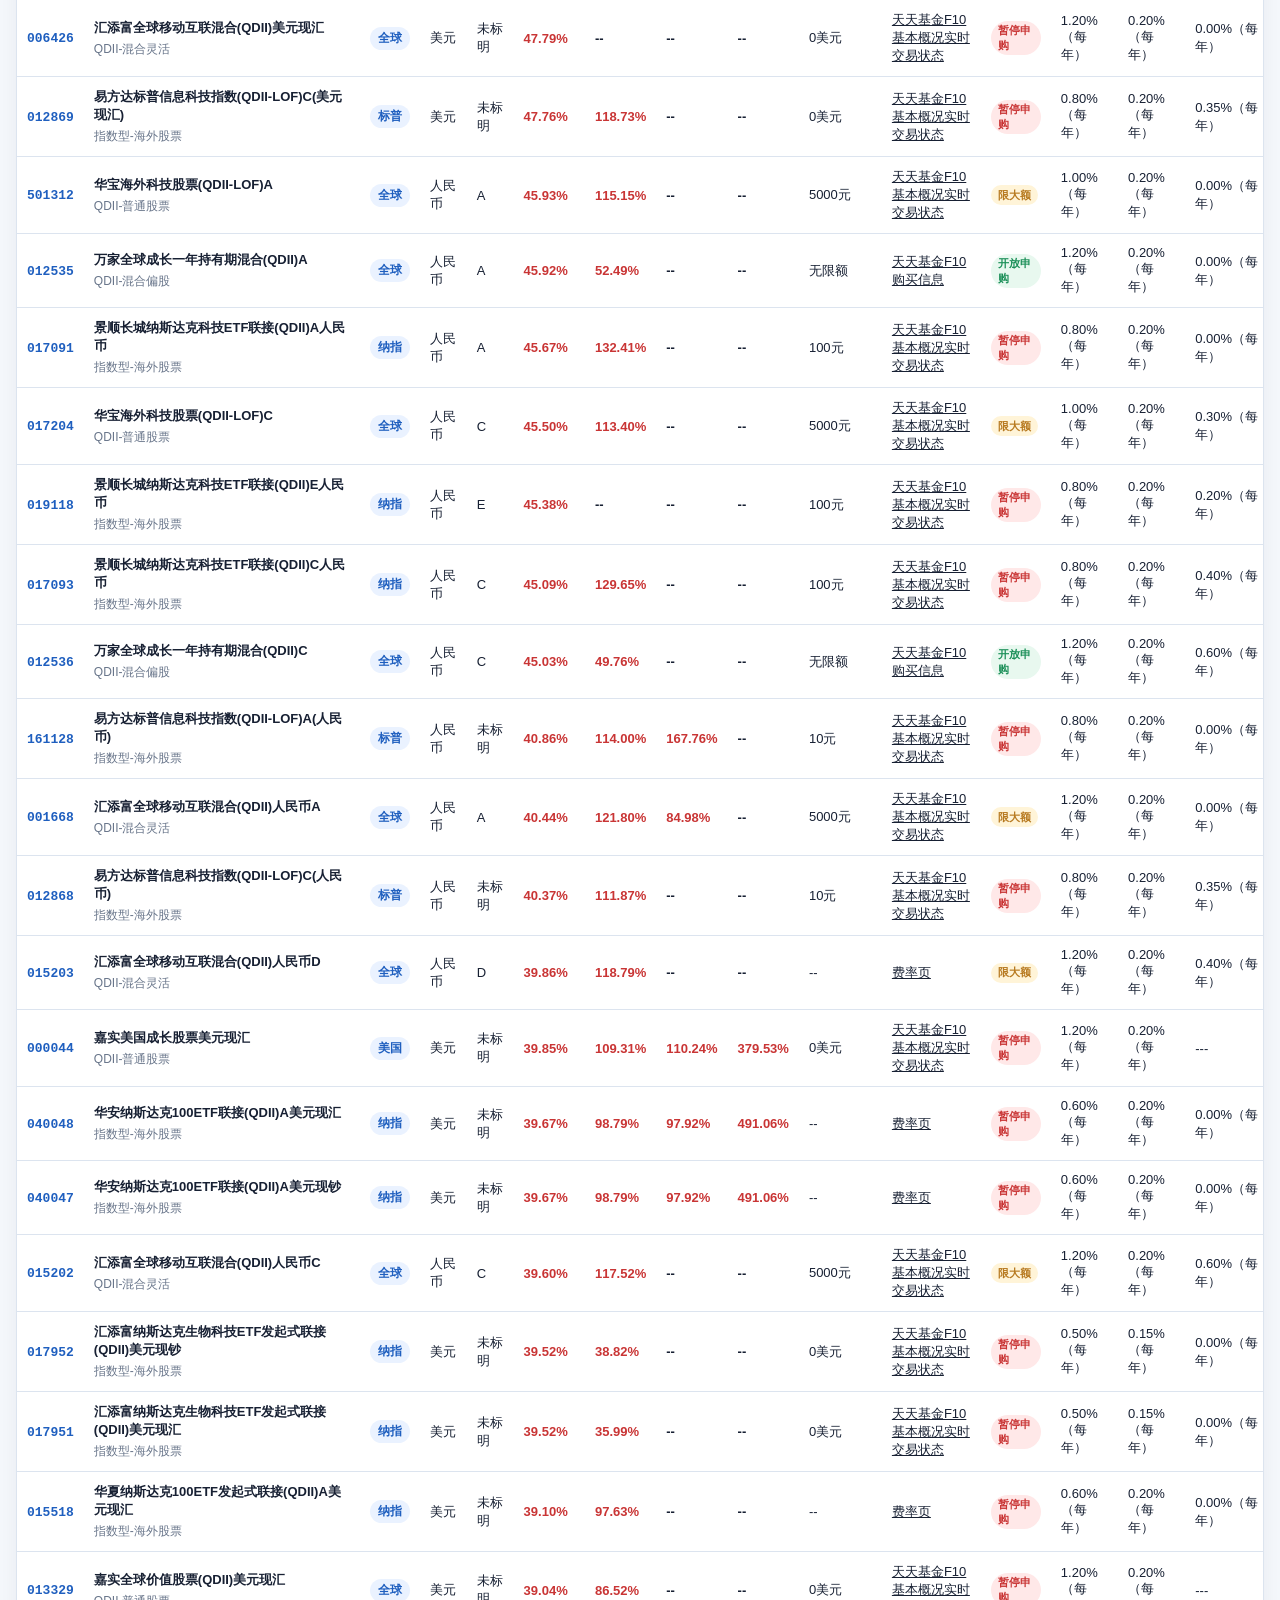
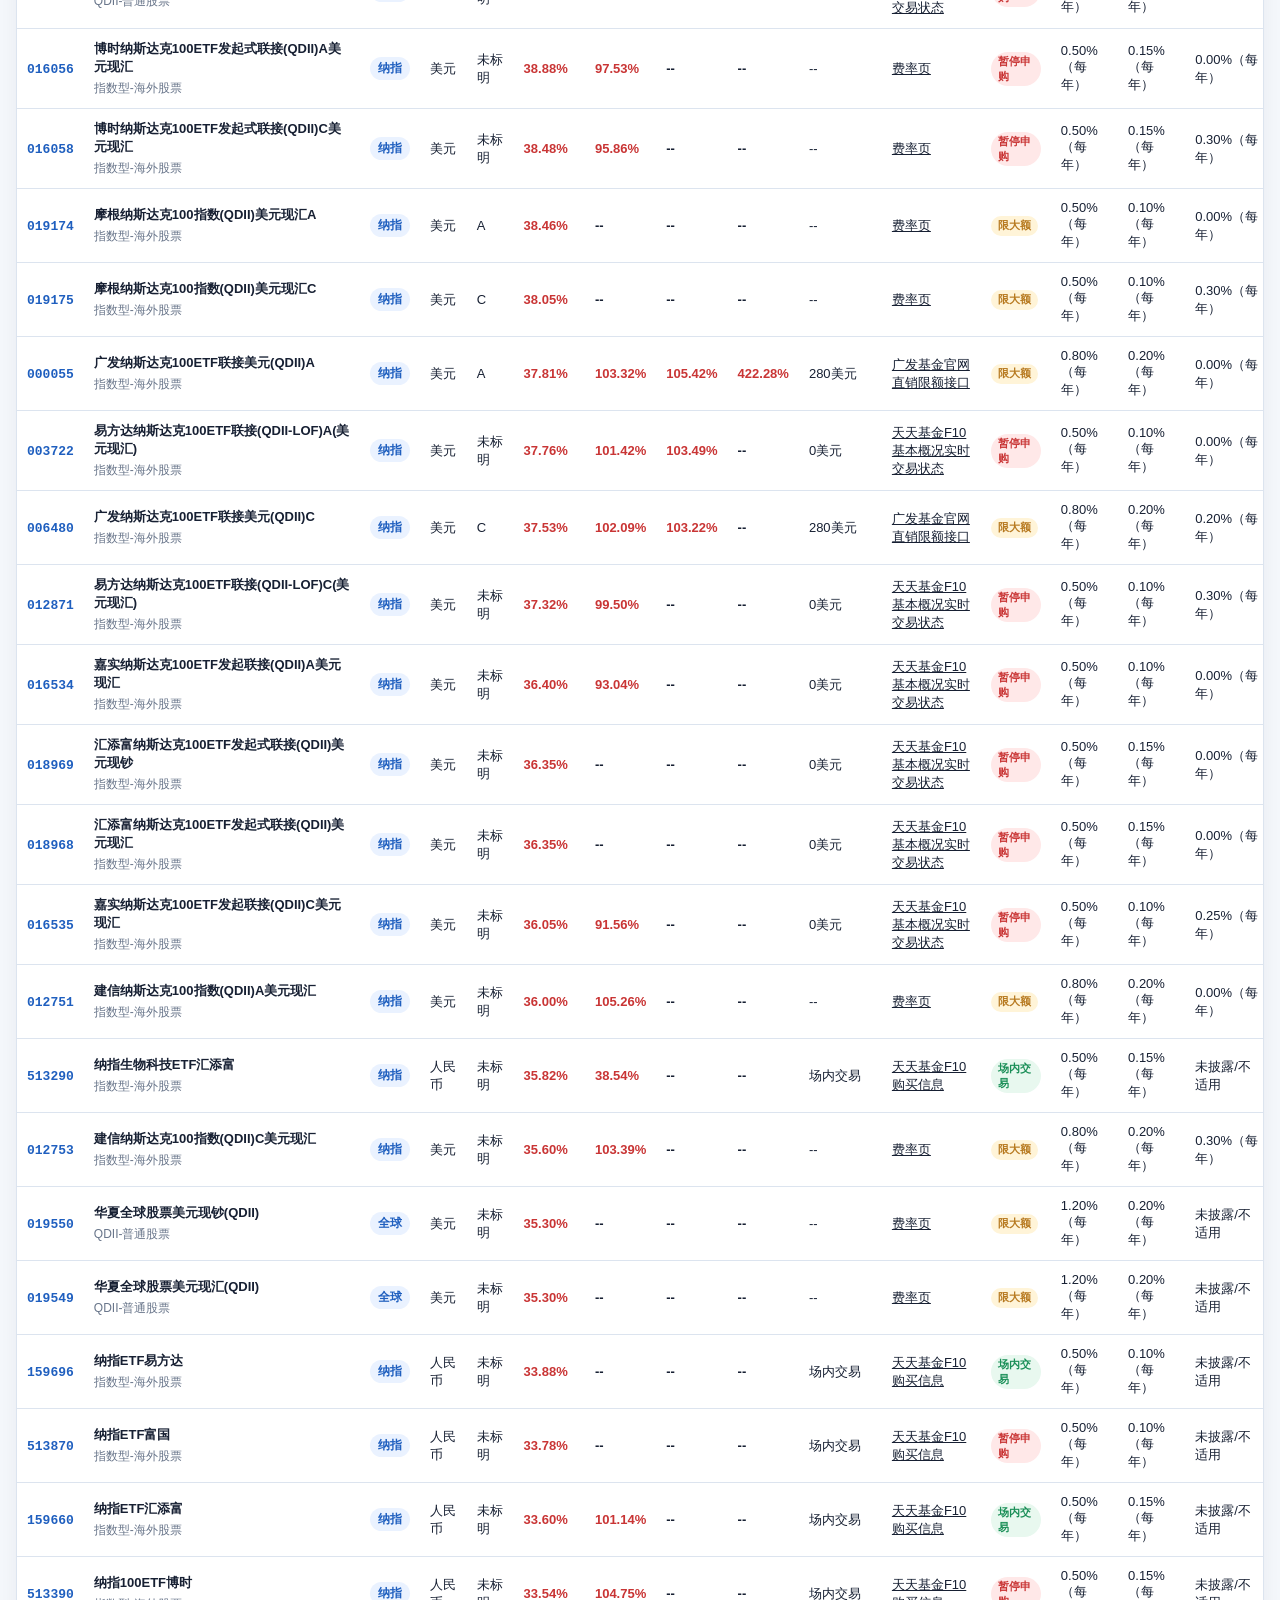
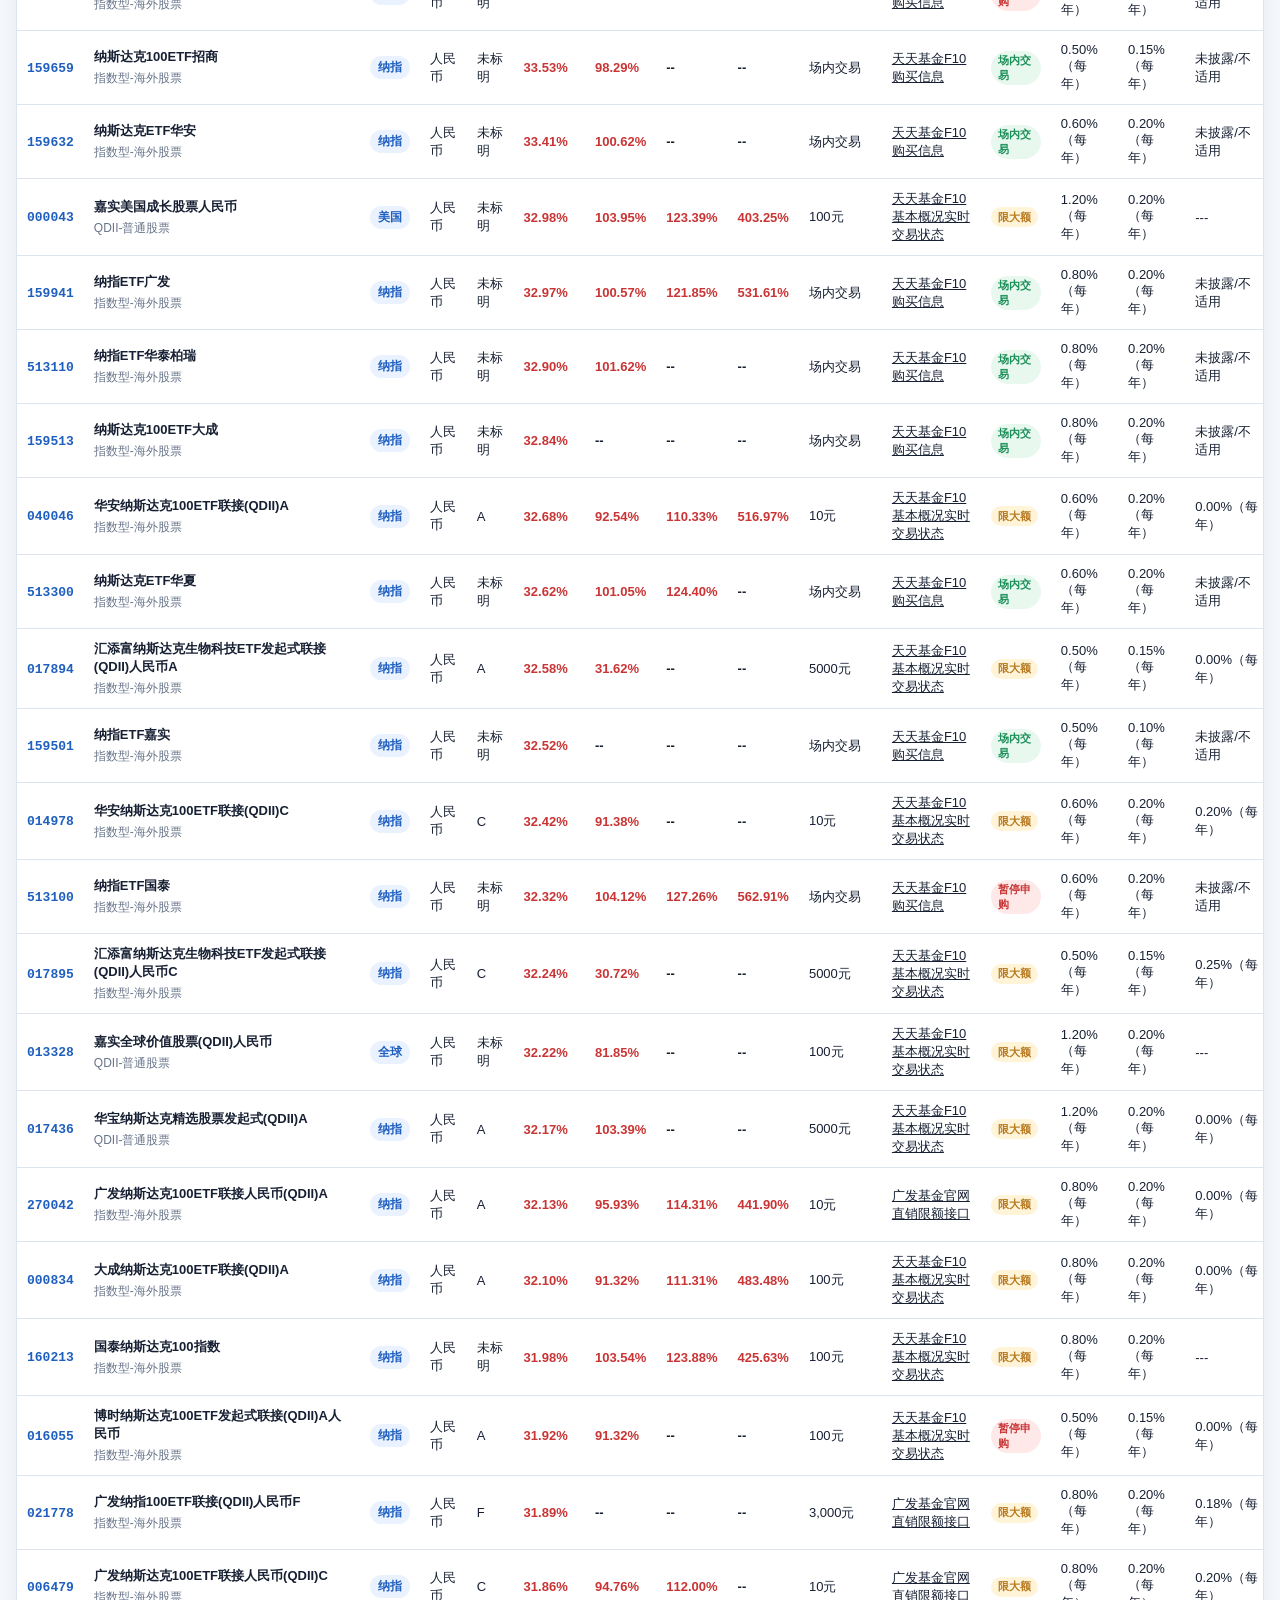
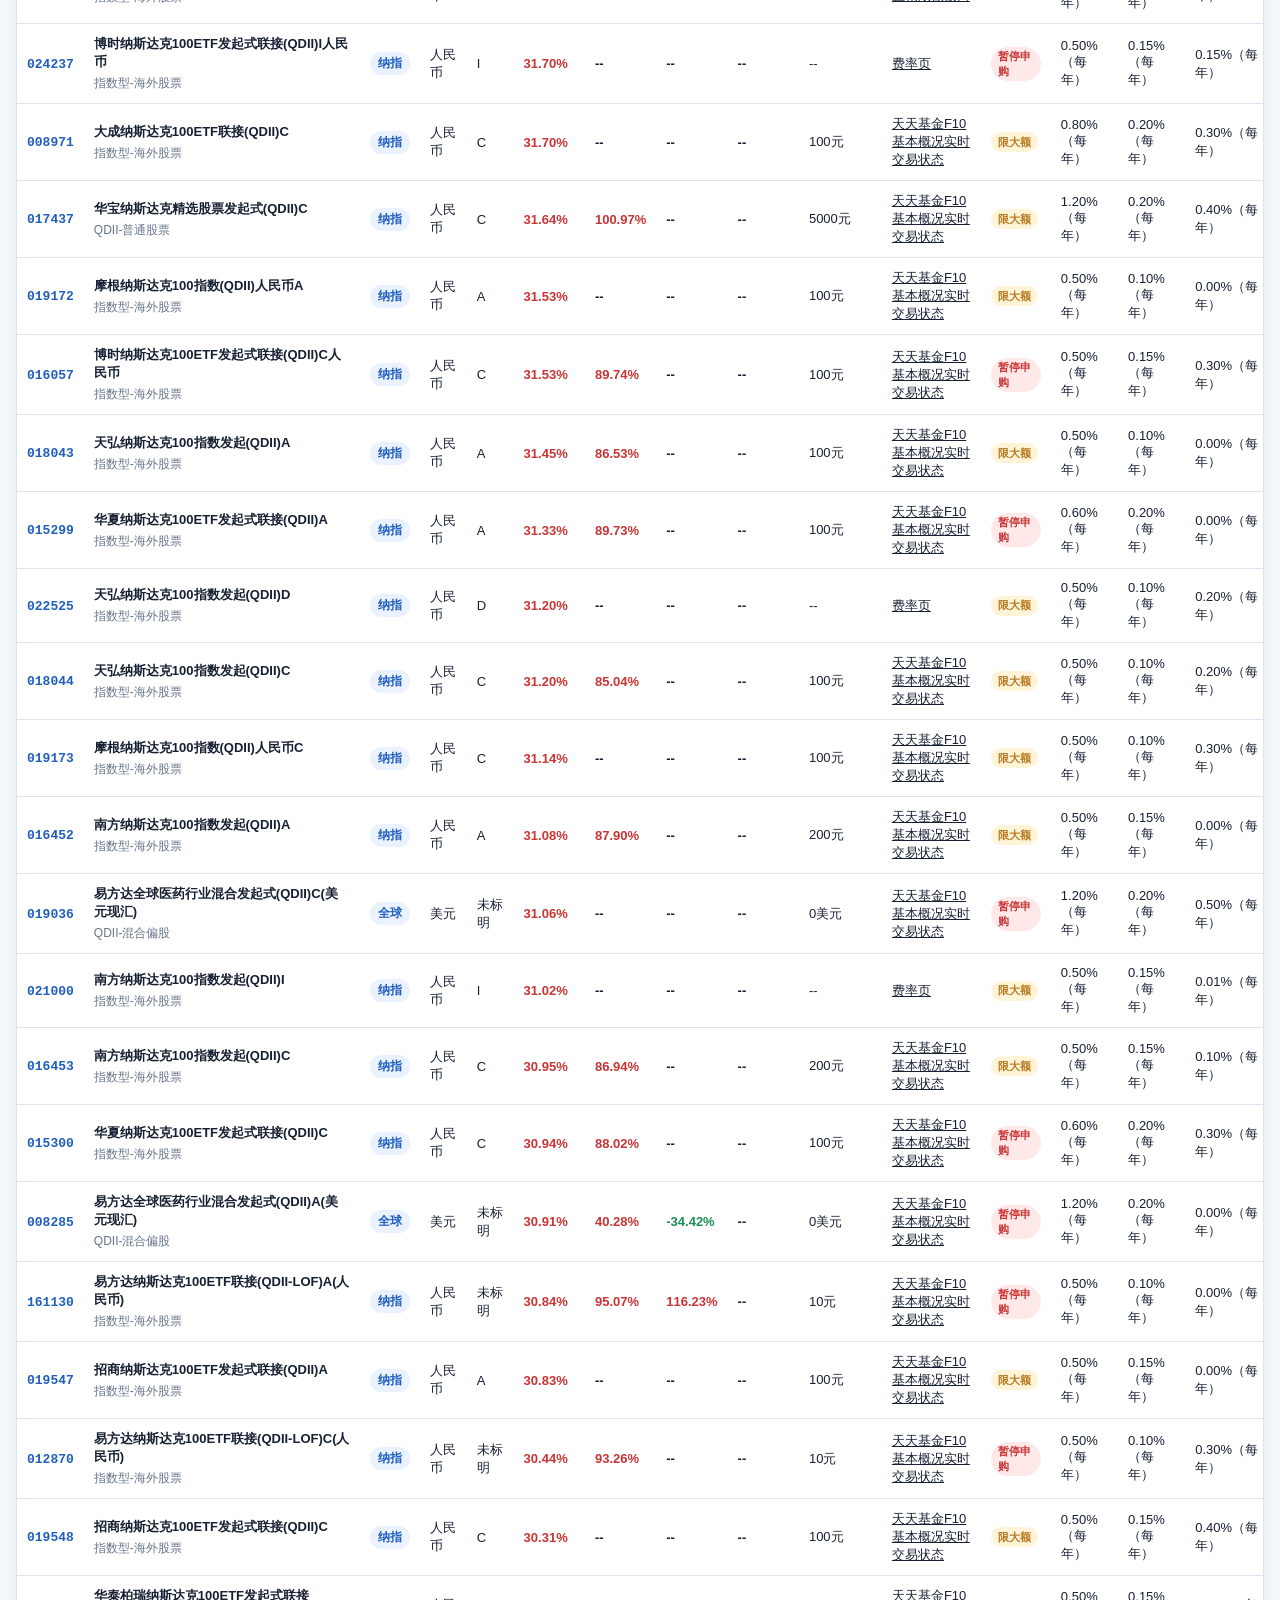
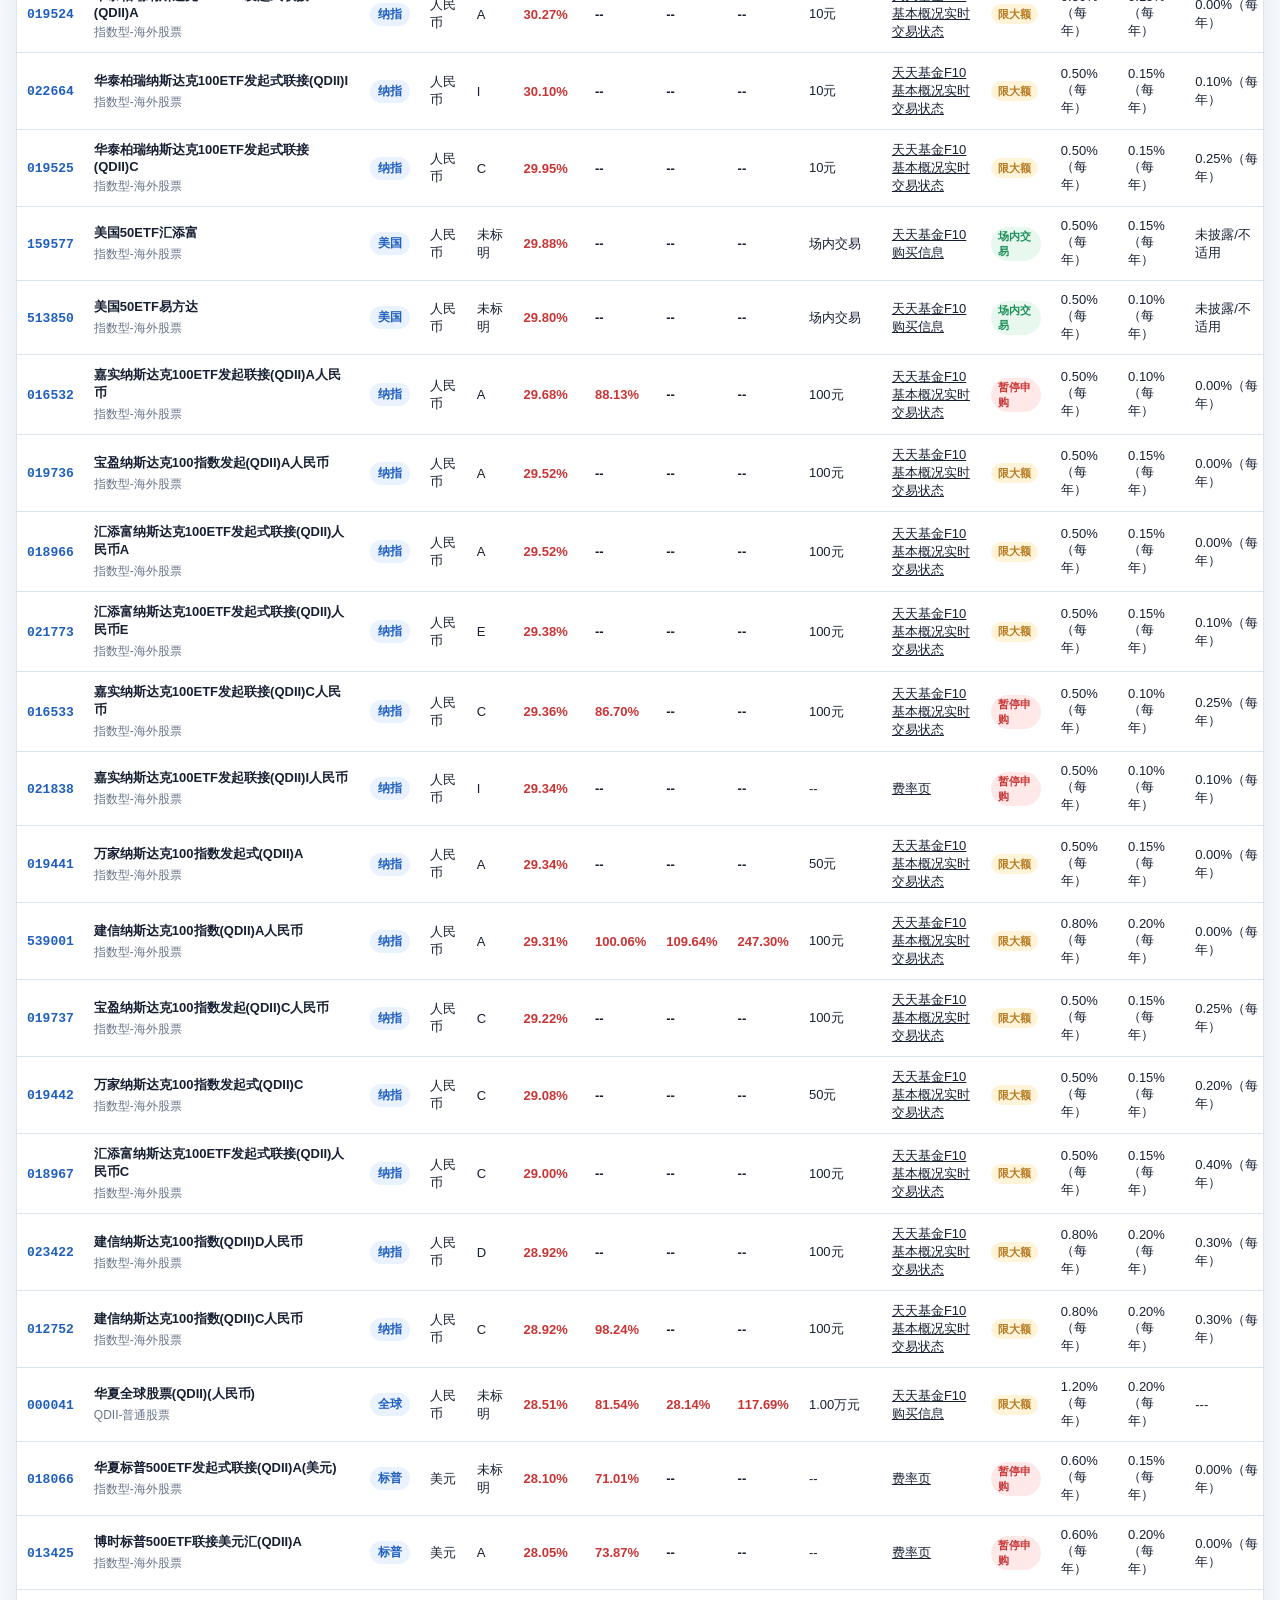
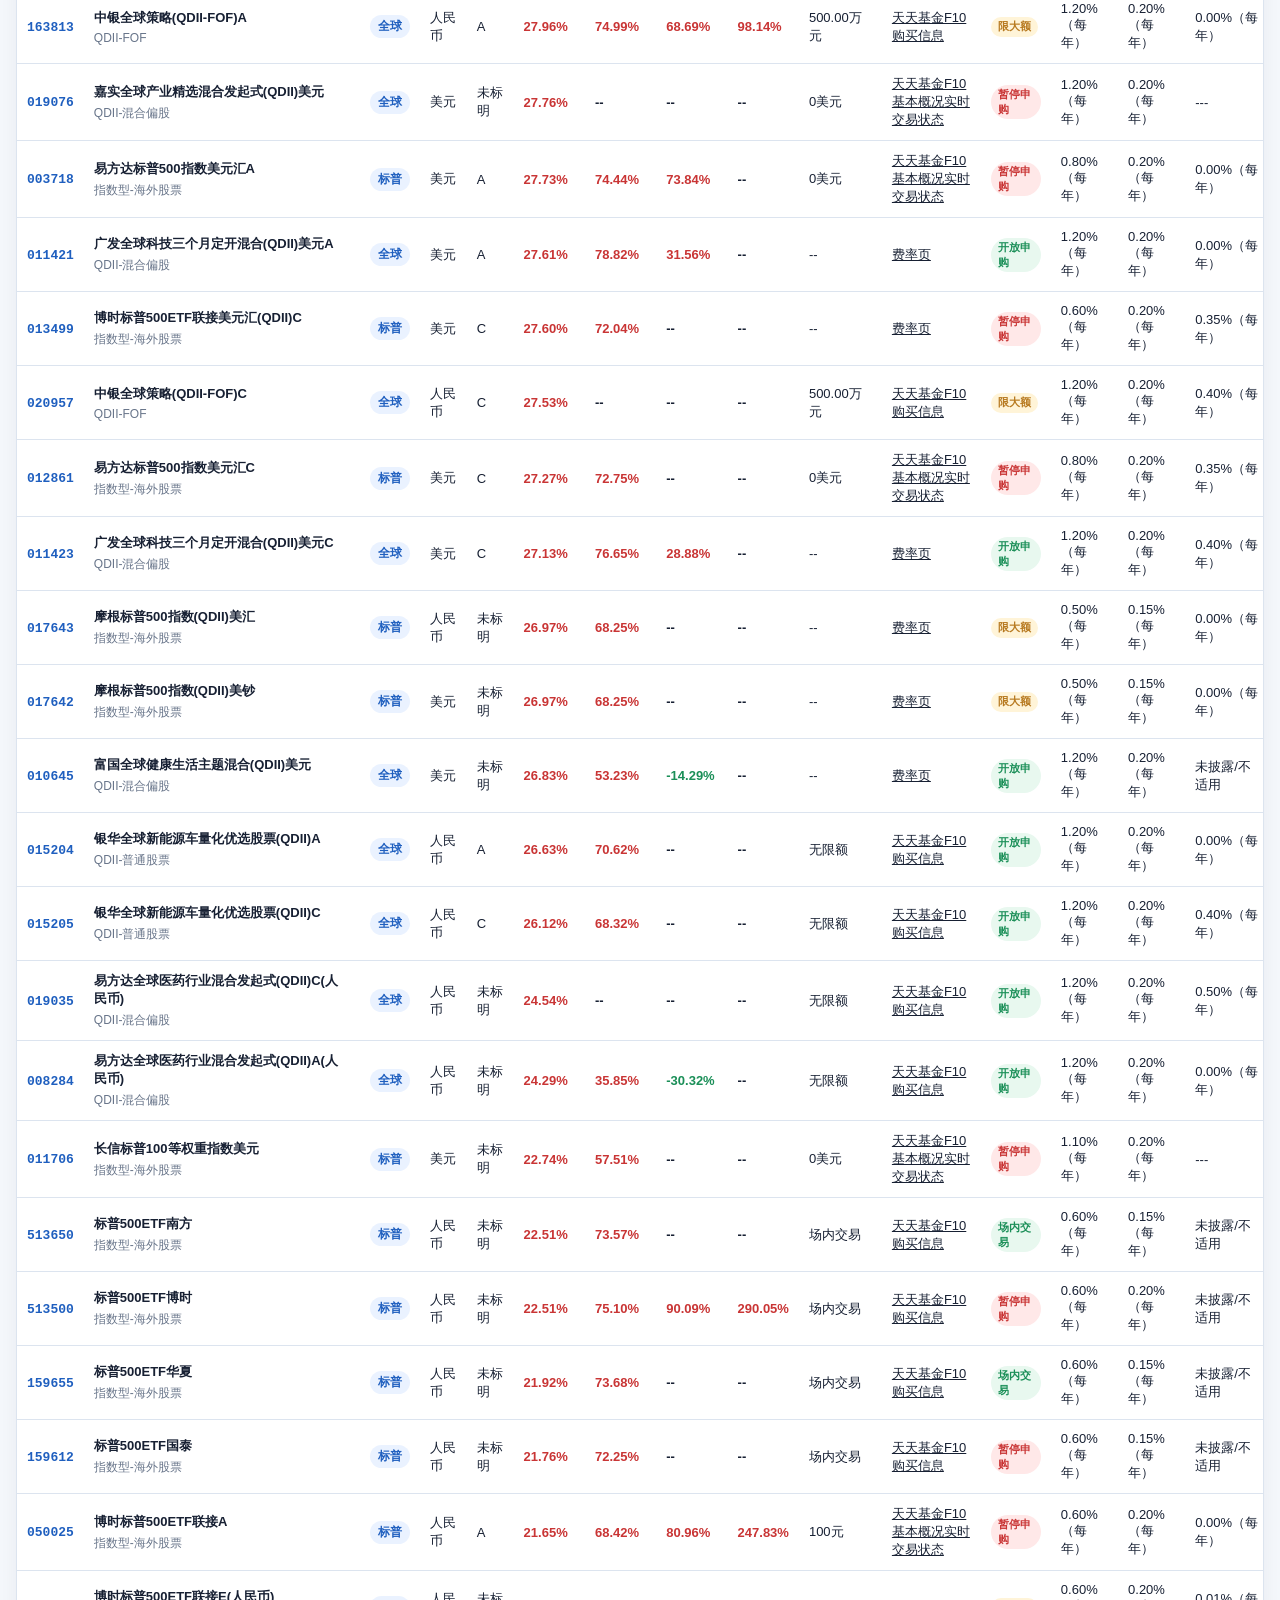
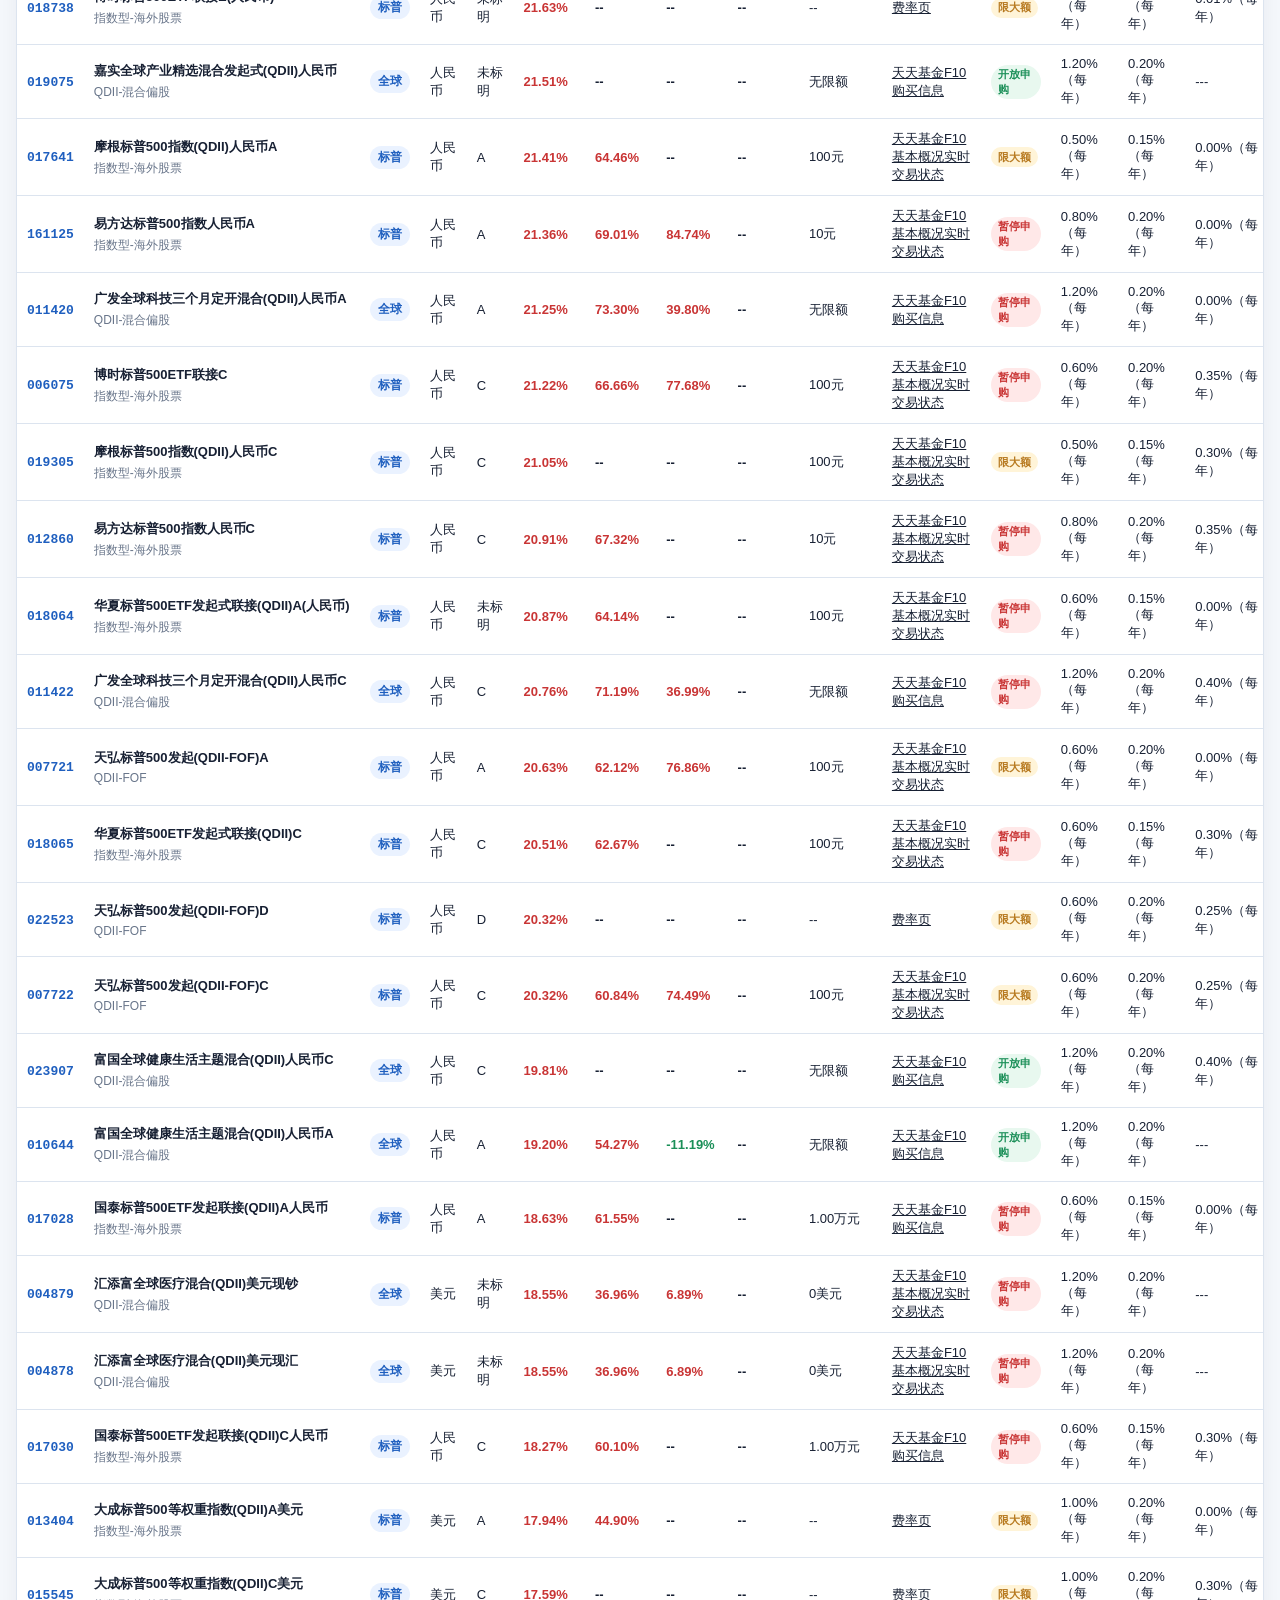
<file: list.html>
<!doctype html>
<html lang="zh-CN">
  <head>
    <meta charset="utf-8" />
    <meta name="viewport" content="width=device-width, initial-scale=1" />
    <meta http-equiv="Cache-Control" content="no-cache, no-store, must-revalidate" />
    <meta http-equiv="Pragma" content="no-cache" />
    <meta http-equiv="Expires" content="0" />
    <title>美国 / 全球市场 QDII 基金列表</title>
    <link rel="stylesheet" href="./styles.css" />
  </head>
  <body>
    <nav class="site-nav" aria-label="主菜单">
      <a class="brand-link" href="./index.html">QDII Monitor</a>
      <div class="nav-links">
        <a href="./index.html">卡片视图</a>
        <a class="active" href="./list.html">列表视图</a>
        <a href="./data/qdii-funds.csv">导出 CSV</a>
      </div>
    </nav>

    <main class="shell list-shell">
      <header class="topbar compact-topbar">
        <div>
          <p class="eyebrow">QDII Fund Monitor</p>
          <h1>美国 / 全球市场 QDII 基金列表</h1>
          <p class="subtitle">保留第一版的横向表格视图，方便快速比较收益率、限额、三项运作费率和申购状态。</p>
        </div>
        <div class="actions">
          <a class="button" href="./index.html">卡片视图</a>
          <a class="button muted" href="https://fund.eastmoney.com/data/fundranking.html" target="_blank" rel="noreferrer">数据源</a>
        </div>
      </header>

      <section class="summary" aria-label="统计概览">
        <div class="metric">
          <span>目标基金总数</span>
          <strong id="countAll">--</strong>
        </div>
        <div class="metric">
          <span>纳指相关</span>
          <strong id="countNasdaq">--</strong>
        </div>
        <div class="metric">
          <span>标普相关</span>
          <strong id="countSp">--</strong>
        </div>
        <div class="metric">
          <span>场内 ETF</span>
          <strong id="countEtf">--</strong>
        </div>
        <div class="metric">
          <span>有限额</span>
          <strong id="countLimited">--</strong>
        </div>
      </section>

      <section class="list-controls" aria-label="筛选">
        <label class="search">
          <span>搜索</span>
          <input id="searchInput" type="search" placeholder="代码、名称、拼音" />
        </label>
        <label>
          <span>市场标签</span>
          <select id="focusFilter"><option value="">全部</option></select>
        </label>
        <label>
          <span>币种</span>
          <select id="currencyFilter"><option value="">全部</option></select>
        </label>
        <label>
          <span>交易场所</span>
          <select id="venueFilter"><option value="">全部</option></select>
        </label>
        <label>
          <span>申购状态</span>
          <select id="statusFilter"><option value="">全部</option></select>
        </label>
        <label class="toggle">
          <input id="limitOnly" type="checkbox" />
          <span>仅看有限额</span>
        </label>
      </section>

      <section class="table-wrap" aria-label="基金明细列表">
        <div class="table-head">
          <p id="resultCount">--</p>
          <span>收益率单位：%；点击列标题可排序</span>
        </div>
        <div class="table-scroller">
          <table class="fund-table">
            <thead>
              <tr>
                <th data-sort="code">代码</th>
                <th class="name-col" data-sort="name">基金名称</th>
                <th data-sort="focus">标签</th>
                <th data-sort="currency">币种</th>
                <th data-sort="shareClass">类别</th>
                <th class="num" data-sort="returns.oneYear">近1年</th>
                <th class="num" data-sort="returns.threeYears">近3年</th>
                <th class="num" data-sort="returns.fiveYears">近5年</th>
                <th class="num" data-sort="returns.tenYears">近10年</th>
                <th data-sort="fees.amounts.dailyPurchaseLimit">日限额</th>
                <th>限额来源</th>
                <th data-sort="fees.tradingStatus.purchase">申购状态</th>
                <th>管理费</th>
                <th>托管费</th>
                <th>销售服务费</th>
                <th>详情</th>
              </tr>
            </thead>
            <tbody id="fundRows">
              <tr>
                <td colspan="16">正在读取数据...</td>
              </tr>
            </tbody>
          </table>
        </div>
      </section>

      <footer class="site-footer">
        <p id="meta" class="meta">正在读取数据...</p>
      </footer>
    </main>

    <script src="./list.js?v=20260526-list-view" type="module"></script>
  </body>
</html>
</file>
<file: styles.css>
:root {
  --bg: #f4f7fb;
  --panel: #ffffff;
  --panel-2: #f8fbff;
  --text: #172033;
  --muted: #68758a;
  --line: #dce4ef;
  --blue: #1f5fbf;
  --blue-soft: #eaf2ff;
  --red: #c93535;
  --green: #1b8f58;
  --orange: #b7791f;
  --shadow: 0 12px 30px rgba(23, 32, 51, 0.08);
}

* {
  box-sizing: border-box;
}

html,
body {
  margin: 0;
  min-height: 100%;
  background: var(--bg);
  color: var(--text);
  font-family: -apple-system, BlinkMacSystemFont, "Segoe UI", "PingFang SC", "Microsoft YaHei", sans-serif;
  overflow-x: hidden;
}

a {
  color: inherit;
}

.site-nav {
  position: sticky;
  top: 0;
  z-index: 20;
  display: flex;
  align-items: center;
  justify-content: space-between;
  gap: 16px;
  width: 100%;
  padding: 10px max(16px, calc((100vw - 1180px) / 2));
  border-bottom: 1px solid var(--line);
  background: rgba(244, 247, 251, 0.92);
  backdrop-filter: blur(14px);
}

.brand-link {
  color: var(--blue);
  font-size: 13px;
  font-weight: 900;
  letter-spacing: 0.06em;
  text-decoration: none;
  text-transform: uppercase;
  white-space: nowrap;
}

.nav-links {
  display: flex;
  flex-wrap: wrap;
  justify-content: flex-end;
  gap: 8px;
}

.nav-links a {
  display: inline-flex;
  align-items: center;
  justify-content: center;
  min-height: 34px;
  border: 1px solid transparent;
  border-radius: 999px;
  padding: 7px 12px;
  color: var(--muted);
  font-size: 13px;
  font-weight: 800;
  text-decoration: none;
}

.nav-links a:hover,
.nav-links a.active {
  border-color: rgba(31, 95, 191, 0.24);
  background: var(--blue);
  color: #fff;
}

.shell {
  width: min(1180px, calc(100vw - 32px));
  margin: 0 auto;
  padding: 18px 0 32px;
}

.cards-shell {
  width: min(1180px, calc(100vw - 32px));
}

.topbar {
  display: flex;
  align-items: flex-start;
  justify-content: space-between;
  gap: 20px;
  margin-bottom: 14px;
}

.compact-topbar {
  padding-top: 2px;
}

.eyebrow {
  margin: 0 0 4px;
  font-size: 12px;
  font-weight: 800;
  letter-spacing: 0.08em;
  text-transform: uppercase;
  color: var(--blue);
}

h1 {
  margin: 0;
  font-size: 30px;
  line-height: 1.18;
  letter-spacing: -0.03em;
}

.subtitle,
.meta {
  margin: 8px 0 0;
  color: var(--muted);
  font-size: 14px;
  line-height: 1.7;
}

.actions {
  display: flex;
  gap: 10px;
  flex-shrink: 0;
}

.button,
button.button {
  display: inline-flex;
  align-items: center;
  justify-content: center;
  border: 1px solid var(--blue);
  border-radius: 10px;
  padding: 9px 14px;
  background: var(--blue);
  color: #fff;
  font-size: 13px;
  font-weight: 700;
  text-decoration: none;
  cursor: pointer;
}

.button.muted {
  background: #fff;
  color: var(--blue);
}

.summary {
  display: grid;
  grid-template-columns: repeat(5, 1fr);
  gap: 10px;
  margin-bottom: 12px;
}

.metric {
  background: var(--panel);
  border: 1px solid var(--line);
  border-radius: 14px;
  padding: 12px 14px;
  box-shadow: 0 4px 16px rgba(23, 32, 51, 0.04);
}

.metric span {
  display: block;
  color: var(--muted);
  font-size: 12px;
  margin-bottom: 3px;
}

.metric strong {
  display: block;
  font-size: 24px;
  line-height: 1;
}

.card-controls {
  display: grid;
  grid-template-columns: 1fr 160px 170px auto;
  gap: 10px;
  align-items: end;
  background: var(--panel);
  border: 1px solid var(--line);
  border-radius: 16px;
  padding: 12px;
  margin-bottom: 14px;
}

label span {
  display: block;
  margin-bottom: 6px;
  color: var(--muted);
  font-size: 12px;
  font-weight: 600;
}

input,
select {
  width: 100%;
  height: 38px;
  border: 1px solid var(--line);
  border-radius: 10px;
  background: #fff;
  color: var(--text);
  font: inherit;
  font-size: 14px;
  padding: 0 12px;
  outline: none;
}

input:focus,
select:focus {
  border-color: var(--blue);
  box-shadow: 0 0 0 3px rgba(31, 95, 191, 0.12);
}

.toggle {
  display: flex;
  align-items: center;
  gap: 8px;
  min-height: 38px;
  white-space: nowrap;
}

.toggle input {
  width: 16px;
  height: 16px;
}

.toggle span {
  margin: 0;
  color: var(--text);
  font-size: 13px;
}

.cards-layout {
  display: grid;
  grid-template-columns: 190px 1fr;
  gap: 14px;
  align-items: start;
}

.category-panel {
  position: sticky;
  top: 12px;
  background: var(--panel);
  border: 1px solid var(--line);
  border-radius: 18px;
  padding: 12px;
  box-shadow: var(--shadow);
}

.category-title {
  color: var(--muted);
  font-size: 12px;
  font-weight: 800;
  margin: 2px 4px 10px;
}

.category-list {
  display: grid;
  gap: 8px;
}

.category-btn {
  width: 100%;
  display: flex;
  align-items: center;
  justify-content: space-between;
  gap: 10px;
  border: 1px solid transparent;
  border-radius: 12px;
  padding: 10px 11px;
  background: var(--panel-2);
  color: var(--text);
  font: inherit;
  font-size: 14px;
  font-weight: 700;
  cursor: pointer;
}

.category-btn strong {
  min-width: 28px;
  padding: 2px 7px;
  border-radius: 999px;
  background: #fff;
  color: var(--muted);
  font-size: 12px;
  text-align: center;
}

.category-btn.active {
  background: var(--blue);
  color: #fff;
  border-color: var(--blue);
}

.category-btn.active strong {
  color: var(--blue);
}

.cards-main {
  min-width: 0;
}

.cards-head {
  display: flex;
  align-items: center;
  justify-content: space-between;
  gap: 16px;
  margin-bottom: 10px;
  padding: 0 2px;
}

.cards-head p {
  margin: 0 0 3px;
  color: var(--muted);
  font-size: 13px;
}

.cards-head strong {
  display: block;
  font-size: 20px;
}

.cards-head span {
  color: var(--muted);
  font-size: 13px;
  text-align: right;
}

.fund-cards {
  display: grid;
  grid-template-columns: repeat(2, minmax(0, 1fr));
  gap: 12px;
}

.fund-card {
  display: flex;
  min-height: 178px;
  flex-direction: column;
  justify-content: space-between;
  border: 1px solid var(--line);
  border-radius: 18px;
  background: var(--panel);
  box-shadow: 0 8px 22px rgba(23, 32, 51, 0.06);
  padding: 15px 16px;
  text-decoration: none;
  transition: transform 0.16s ease, box-shadow 0.16s ease, border-color 0.16s ease;
}

.fund-card:hover {
  transform: translateY(-2px);
  border-color: rgba(31, 95, 191, 0.45);
  box-shadow: 0 16px 36px rgba(23, 32, 51, 0.12);
}

.card-topline {
  display: flex;
  align-items: center;
  gap: 6px;
  flex-wrap: wrap;
  margin-bottom: 10px;
}

.code {
  font-family: ui-monospace, SFMono-Regular, Menlo, Monaco, Consolas, monospace;
  font-size: 13px;
  font-weight: 800;
  color: var(--blue);
}

.pill,
.status {
  display: inline-flex;
  align-items: center;
  min-height: 22px;
  border-radius: 999px;
  padding: 3px 8px;
  background: var(--blue-soft);
  color: var(--blue);
  font-size: 12px;
  font-weight: 800;
}

.pill.light {
  background: #f1f4f8;
  color: var(--muted);
}

.status.warn {
  background: #fff4d8;
  color: var(--orange);
}

.status.stop {
  background: #ffe8e8;
  color: var(--red);
}

.status.open {
  background: #e8f8ef;
  color: var(--green);
}

.fund-card h2 {
  margin: 0 0 14px;
  font-size: 18px;
  line-height: 1.45;
  min-height: 52px;
  letter-spacing: -0.01em;
}

.card-metrics {
  display: grid;
  grid-template-columns: 1fr 1.15fr;
  gap: 10px;
  margin-bottom: 12px;
}

.card-metrics div {
  border-radius: 14px;
  background: var(--panel-2);
  padding: 10px;
  min-width: 0;
}

.card-metrics span {
  display: block;
  color: var(--muted);
  font-size: 12px;
  margin-bottom: 4px;
}

.card-metrics strong {
  display: block;
  font-size: 20px;
  line-height: 1.2;
  word-break: break-word;
}

.positive {
  color: var(--red);
}

.negative {
  color: var(--green);
}

.card-foot {
  display: flex;
  align-items: center;
  justify-content: space-between;
  gap: 10px;
  border-top: 1px solid var(--line);
  padding-top: 11px;
  color: var(--muted);
  font-size: 13px;
}

.card-foot span {
  min-width: 0;
  overflow: hidden;
  text-overflow: ellipsis;
  white-space: nowrap;
}

.card-foot em {
  flex-shrink: 0;
  color: var(--blue);
  font-style: normal;
  font-weight: 800;
}

.empty-card {
  grid-column: 1 / -1;
  border: 1px dashed var(--line);
  border-radius: 18px;
  background: rgba(255, 255, 255, 0.7);
  padding: 40px;
  text-align: center;
  color: var(--muted);
}

.site-footer {
  margin-top: 16px;
  padding: 14px 16px;
  background: var(--panel);
  border: 1px solid var(--line);
  border-radius: 16px;
}

.site-footer .meta {
  margin: 0;
  font-size: 13px;
}

.list-shell {
  width: min(1380px, calc(100vw - 32px));
}

.list-controls {
  display: grid;
  grid-template-columns: minmax(240px, 1.6fr) repeat(4, minmax(130px, 0.7fr)) auto;
  gap: 10px;
  align-items: end;
  background: var(--panel);
  border: 1px solid var(--line);
  border-radius: 16px;
  padding: 12px;
  margin-bottom: 14px;
}

.table-wrap {
  overflow: hidden;
  border: 1px solid var(--line);
  border-radius: 16px;
  background: var(--panel);
  box-shadow: 0 6px 18px rgba(23, 32, 51, 0.05);
}

.table-head {
  display: flex;
  align-items: center;
  justify-content: space-between;
  gap: 12px;
  border-bottom: 1px solid var(--line);
  padding: 12px 14px;
}

.table-head p,
.table-head span {
  margin: 0;
  color: var(--muted);
  font-size: 13px;
}

.table-scroller {
  overflow-x: auto;
}

.fund-table {
  width: 100%;
  min-width: 1320px;
  border-collapse: collapse;
  font-size: 13px;
}

.fund-table th,
.fund-table td {
  border-bottom: 1px solid var(--line);
  padding: 11px 10px;
  text-align: left;
  vertical-align: middle;
}

.fund-table th {
  background: #edf3fb;
  color: #33415b;
  font-size: 12px;
  font-weight: 900;
  white-space: nowrap;
}

.fund-table th[data-sort] {
  cursor: pointer;
}

.fund-table tbody tr:hover {
  background: var(--panel-2);
}

.fund-table tbody tr:last-child td {
  border-bottom: 0;
}

.name-col {
  min-width: 260px;
}

.name-col strong,
.name-col small {
  display: block;
}

.name-col small {
  margin-top: 4px;
  color: var(--muted);
  font-size: 12px;
}

.num {
  text-align: right;
  white-space: nowrap;
  font-weight: 800;
}

.code-link {
  color: var(--blue);
  font-family: ui-monospace, SFMono-Regular, Menlo, Monaco, Consolas, monospace;
  font-weight: 900;
  text-decoration: none;
}

.tag {
  display: inline-flex;
  align-items: center;
  border-radius: 999px;
  padding: 3px 8px;
  background: var(--blue-soft);
  color: var(--blue);
  font-size: 12px;
  font-weight: 800;
  white-space: nowrap;
}

.detail-btn {
  display: inline-flex;
  align-items: center;
  justify-content: center;
  min-height: 30px;
  border-radius: 8px;
  padding: 6px 10px;
  background: var(--blue);
  color: #fff;
  font-weight: 800;
  text-decoration: none;
  white-space: nowrap;
}

.back-link {
  display: inline-flex;
  margin: 0 0 16px;
  color: var(--blue);
  font-weight: 800;
  text-decoration: none;
}

.detail-page {
  background: var(--panel);
  border: 1px solid var(--line);
  border-radius: 20px;
  padding: 24px;
  box-shadow: var(--shadow);
}

.detail-title {
  margin: 0 0 8px;
}

.detail-subtitle {
  margin: 0 0 18px;
  color: var(--muted);
  line-height: 1.7;
}

.detail-grid {
  display: grid;
  grid-template-columns: repeat(4, 1fr);
  gap: 10px;
  margin-bottom: 16px;
}

.detail-item {
  background: var(--panel-2);
  border-radius: 14px;
  padding: 12px;
}

.detail-item span {
  display: block;
  color: var(--muted);
  font-size: 12px;
  margin-bottom: 6px;
}

.detail-item strong {
  font-size: 17px;
  line-height: 1.4;
  word-break: break-word;
}

.fee-section {
  margin-top: 14px;
  border: 1px solid var(--line);
  border-radius: 16px;
  padding: 14px;
}

.fee-section h3 {
  margin: 0 0 10px;
}

.fee-list {
  list-style: none;
  padding: 0;
  margin: 0;
  display: grid;
  gap: 8px;
}

.fee-list li {
  display: flex;
  justify-content: space-between;
  gap: 16px;
  border-bottom: 1px dashed var(--line);
  padding-bottom: 8px;
}

.fee-list li:last-child {
  border-bottom: 0;
  padding-bottom: 0;
}

.source-links {
  display: flex;
  flex-wrap: wrap;
  gap: 10px;
  margin-top: 18px;
}

.detail-note {
  color: var(--muted);
  line-height: 1.7;
  margin: 18px 0 0;
}

@media (max-width: 900px) {
  .shell,
  .cards-shell {
    width: min(100vw - 20px, 720px);
  }

  .topbar,
  .cards-head {
    flex-direction: column;
    align-items: stretch;
  }

  .actions {
    justify-content: flex-start;
  }

  .summary {
    grid-template-columns: repeat(2, 1fr);
  }

  .card-controls {
    grid-template-columns: 1fr;
  }

  .list-controls {
    grid-template-columns: 1fr 1fr;
  }

  .cards-layout {
    grid-template-columns: 1fr;
  }

  .category-panel {
    position: static;
  }

  .category-list {
    grid-template-columns: repeat(2, minmax(0, 1fr));
  }

  .fund-cards {
    grid-template-columns: 1fr;
  }

  .detail-grid {
    grid-template-columns: repeat(2, 1fr);
  }
}

@media (max-width: 560px) {
  .site-nav {
    align-items: flex-start;
    flex-direction: column;
    padding: 10px;
  }

  .nav-links {
    width: 100%;
    justify-content: flex-start;
  }

  h1 {
    font-size: 24px;
  }

  .summary,
  .category-list,
  .detail-grid {
    grid-template-columns: 1fr;
  }

  .fund-card h2 {
    font-size: 17px;
  }

  .list-controls {
    grid-template-columns: 1fr;
  }
}

/* 2026-05-26 layout patch: top horizontal categories + 3 cards per row */
.cards-layout {
  display: block;
}

.category-panel {
  position: static;
  top: auto;
  display: flex;
  align-items: center;
  gap: 12px;
  width: 100%;
  margin-bottom: 14px;
  padding: 10px 12px;
  border-radius: 16px;
  box-shadow: 0 6px 18px rgba(23, 32, 51, 0.05);
}

.category-title {
  flex: 0 0 auto;
  margin: 0;
  color: var(--text);
  font-size: 14px;
  font-weight: 800;
  white-space: nowrap;
}

.category-list {
  display: flex;
  flex-wrap: wrap;
  gap: 8px;
}

.category-btn {
  width: auto;
  min-width: 96px;
  justify-content: center;
  gap: 8px;
  padding: 8px 12px;
  border-radius: 999px;
  font-size: 13px;
}

.category-btn strong {
  min-width: 26px;
  padding: 2px 8px;
  font-size: 12px;
}

.fund-cards {
  grid-template-columns: repeat(3, minmax(0, 1fr));
  gap: 10px;
}

.fund-card {
  min-height: 154px;
  border-radius: 16px;
  padding: 12px 13px;
}

.card-topline {
  gap: 5px;
  margin-bottom: 8px;
}

.code {
  font-size: 12px;
}

.pill,
.status {
  min-height: 20px;
  padding: 2px 7px;
  font-size: 11px;
}

.fund-card h2 {
  margin-bottom: 10px;
  min-height: 46px;
  font-size: 16px;
  line-height: 1.42;
}

.card-metrics {
  gap: 8px;
  margin-bottom: 10px;
}

.card-metrics div {
  border-radius: 12px;
  padding: 8px;
}

.card-metrics span {
  font-size: 11px;
  margin-bottom: 3px;
}

.card-metrics strong {
  font-size: 17px;
}

.card-foot {
  padding-top: 9px;
  font-size: 12px;
}

.cards-head strong {
  font-size: 18px;
}

.cards-head p,
.cards-head span {
  font-size: 12px;
}

@media (max-width: 1100px) {
  .fund-cards {
    grid-template-columns: repeat(2, minmax(0, 1fr));
  }
}

@media (max-width: 760px) {
  .category-panel {
    display: block;
  }

  .category-title {
    margin-bottom: 9px;
  }

  .category-list {
    display: grid;
    grid-template-columns: repeat(2, minmax(0, 1fr));
  }

  .category-btn {
    width: 100%;
  }

  .fund-cards {
    grid-template-columns: 1fr;
  }
}
</file>
